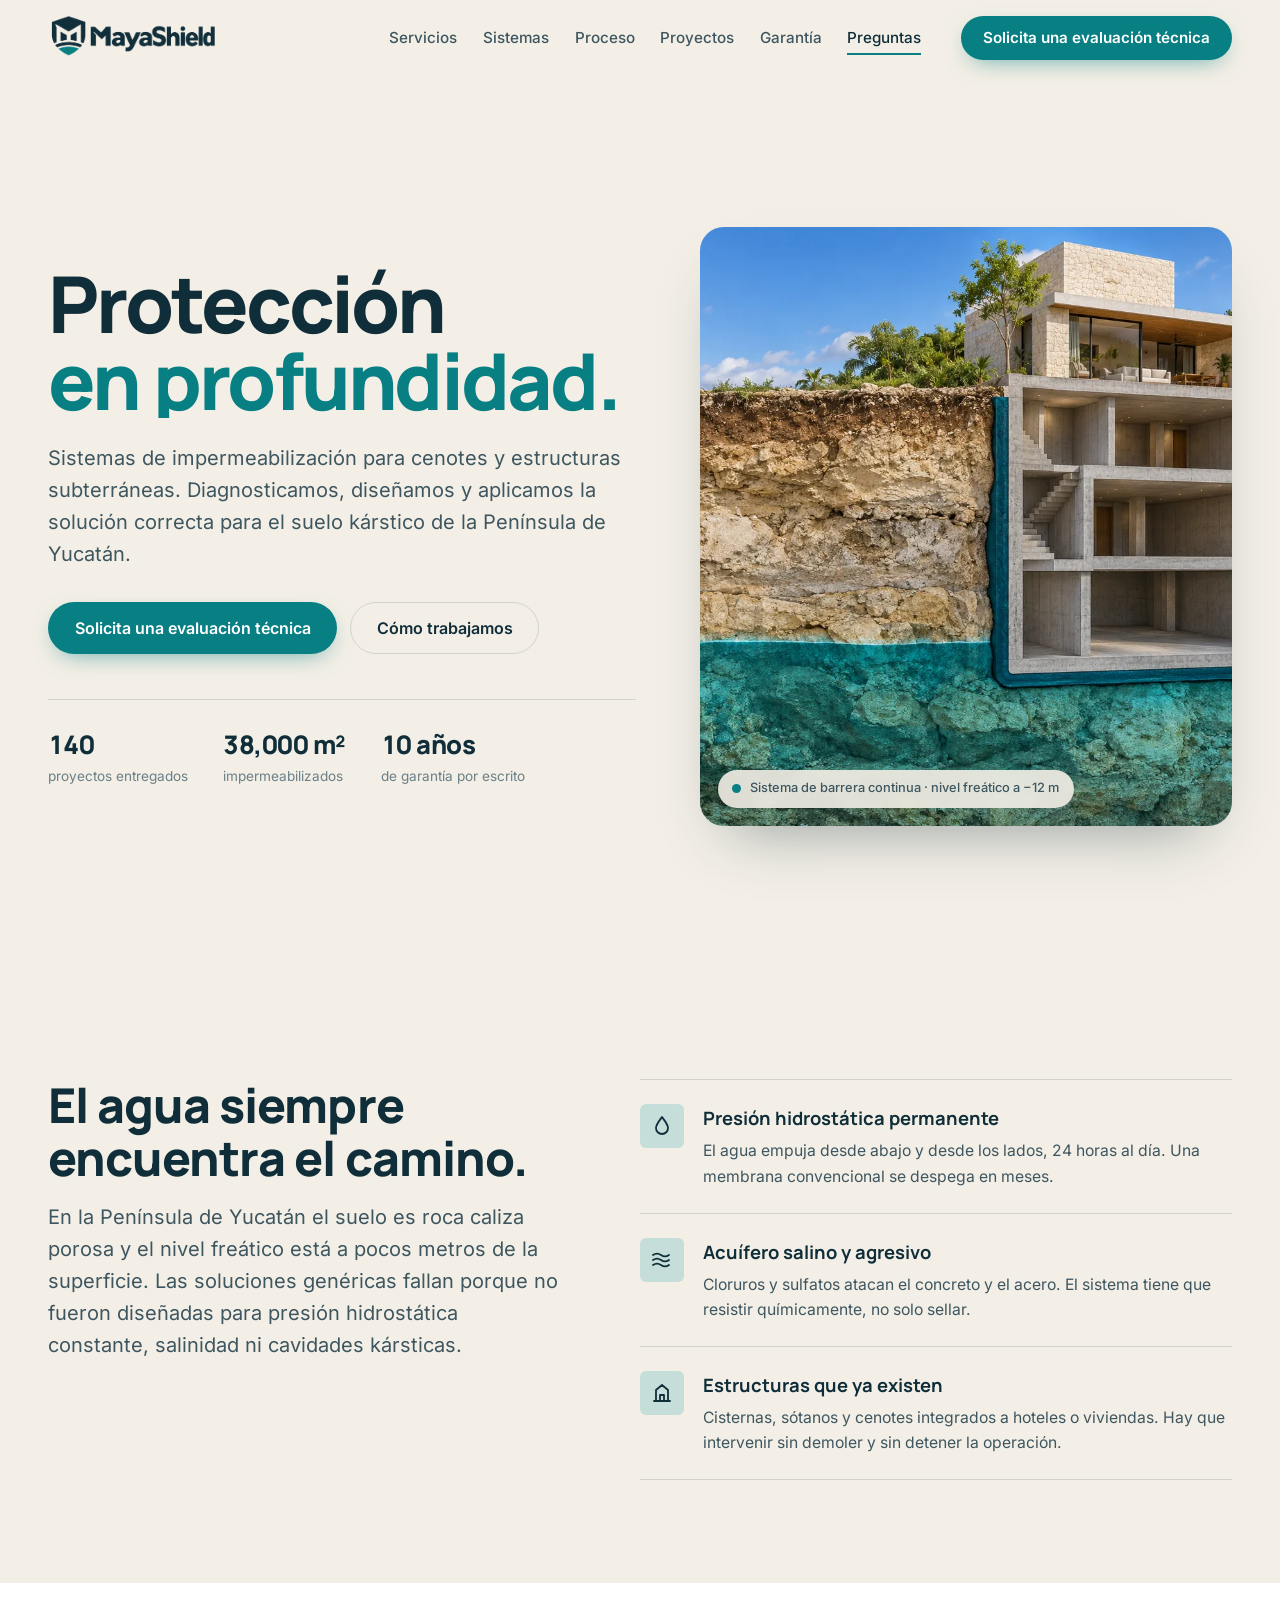
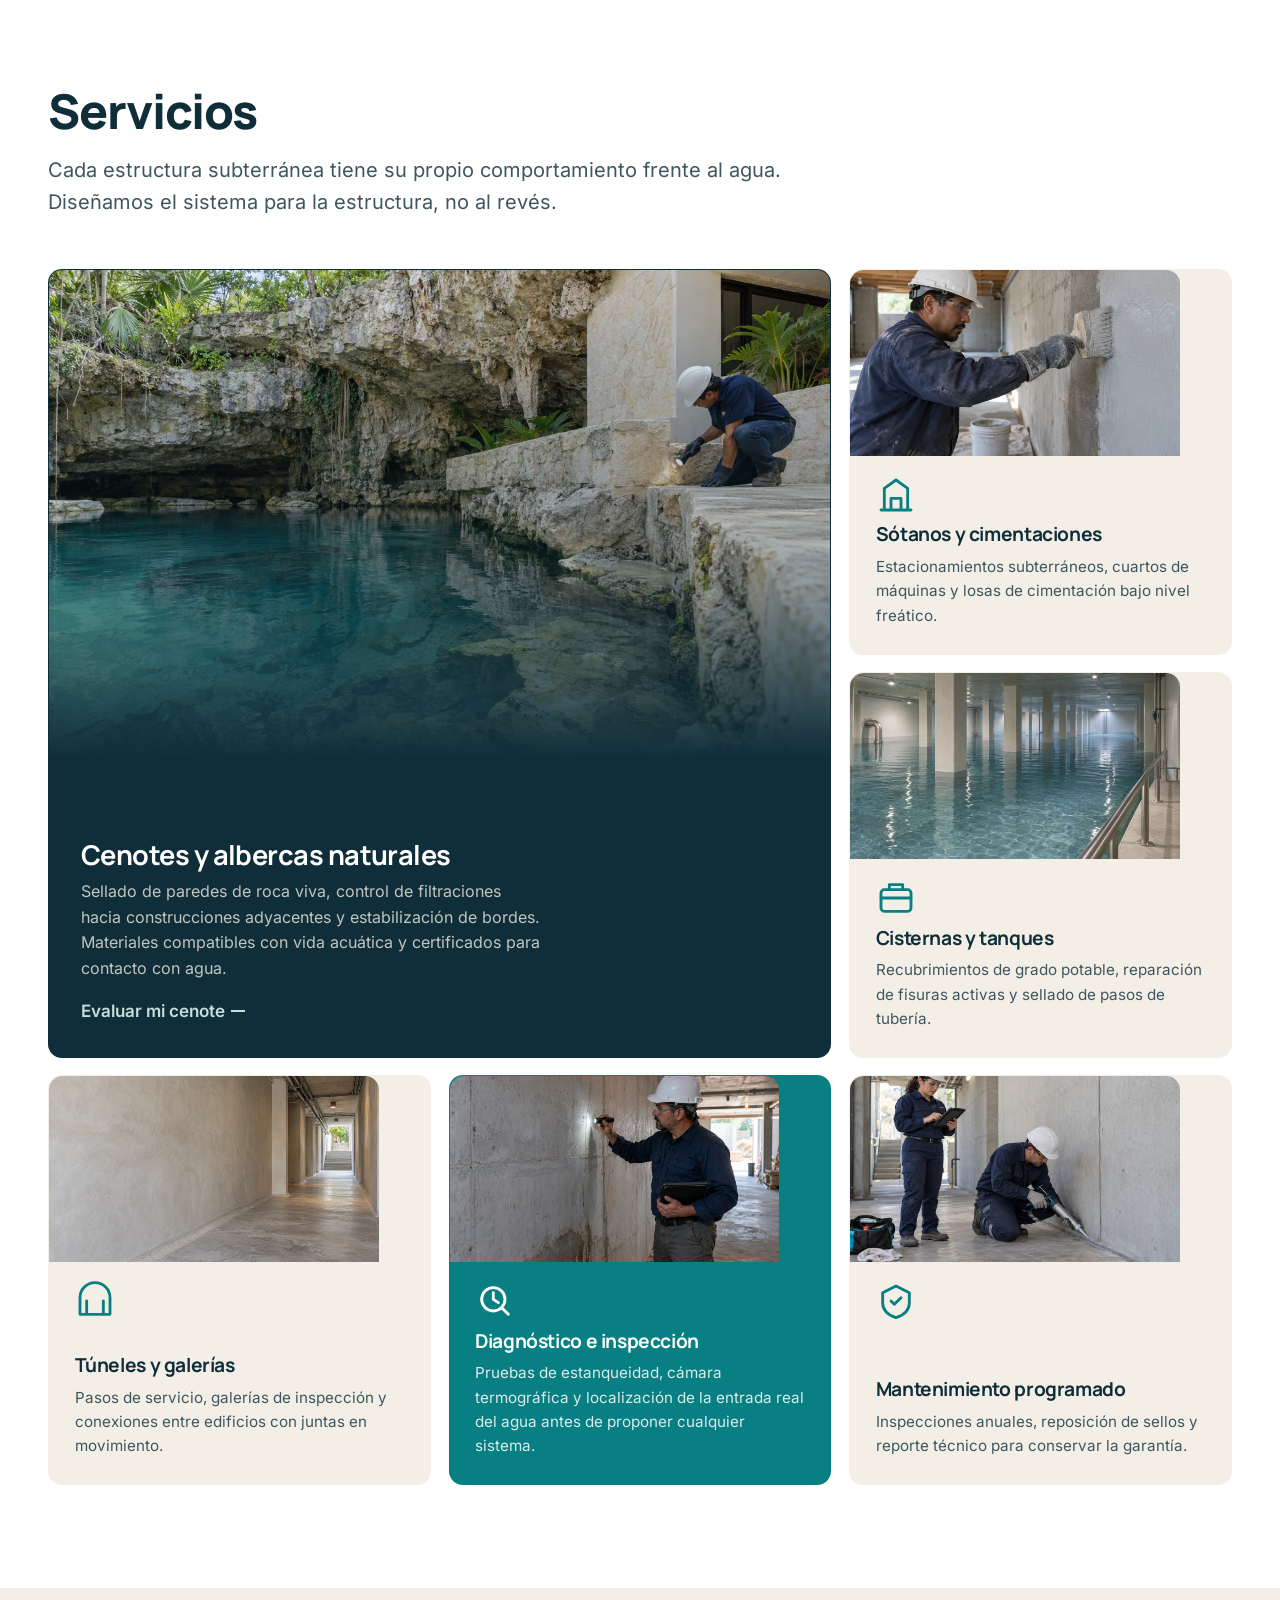
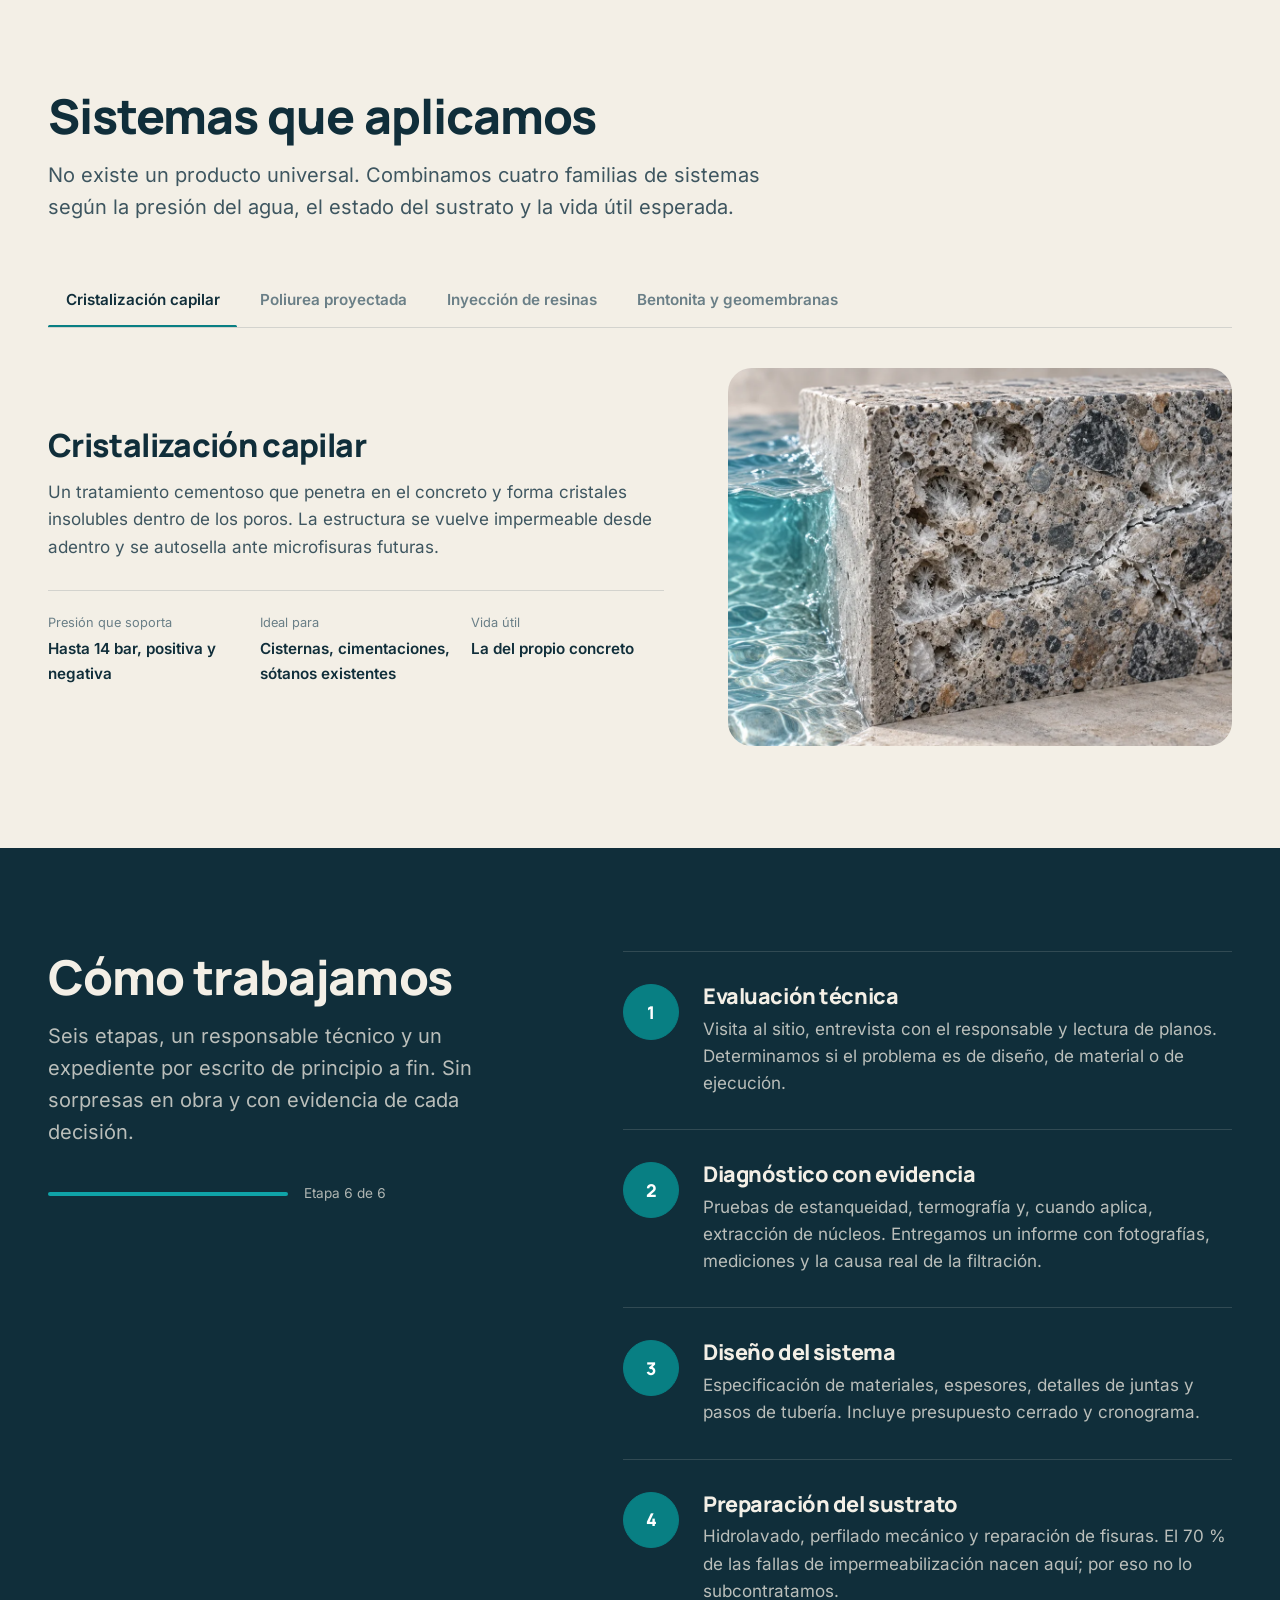
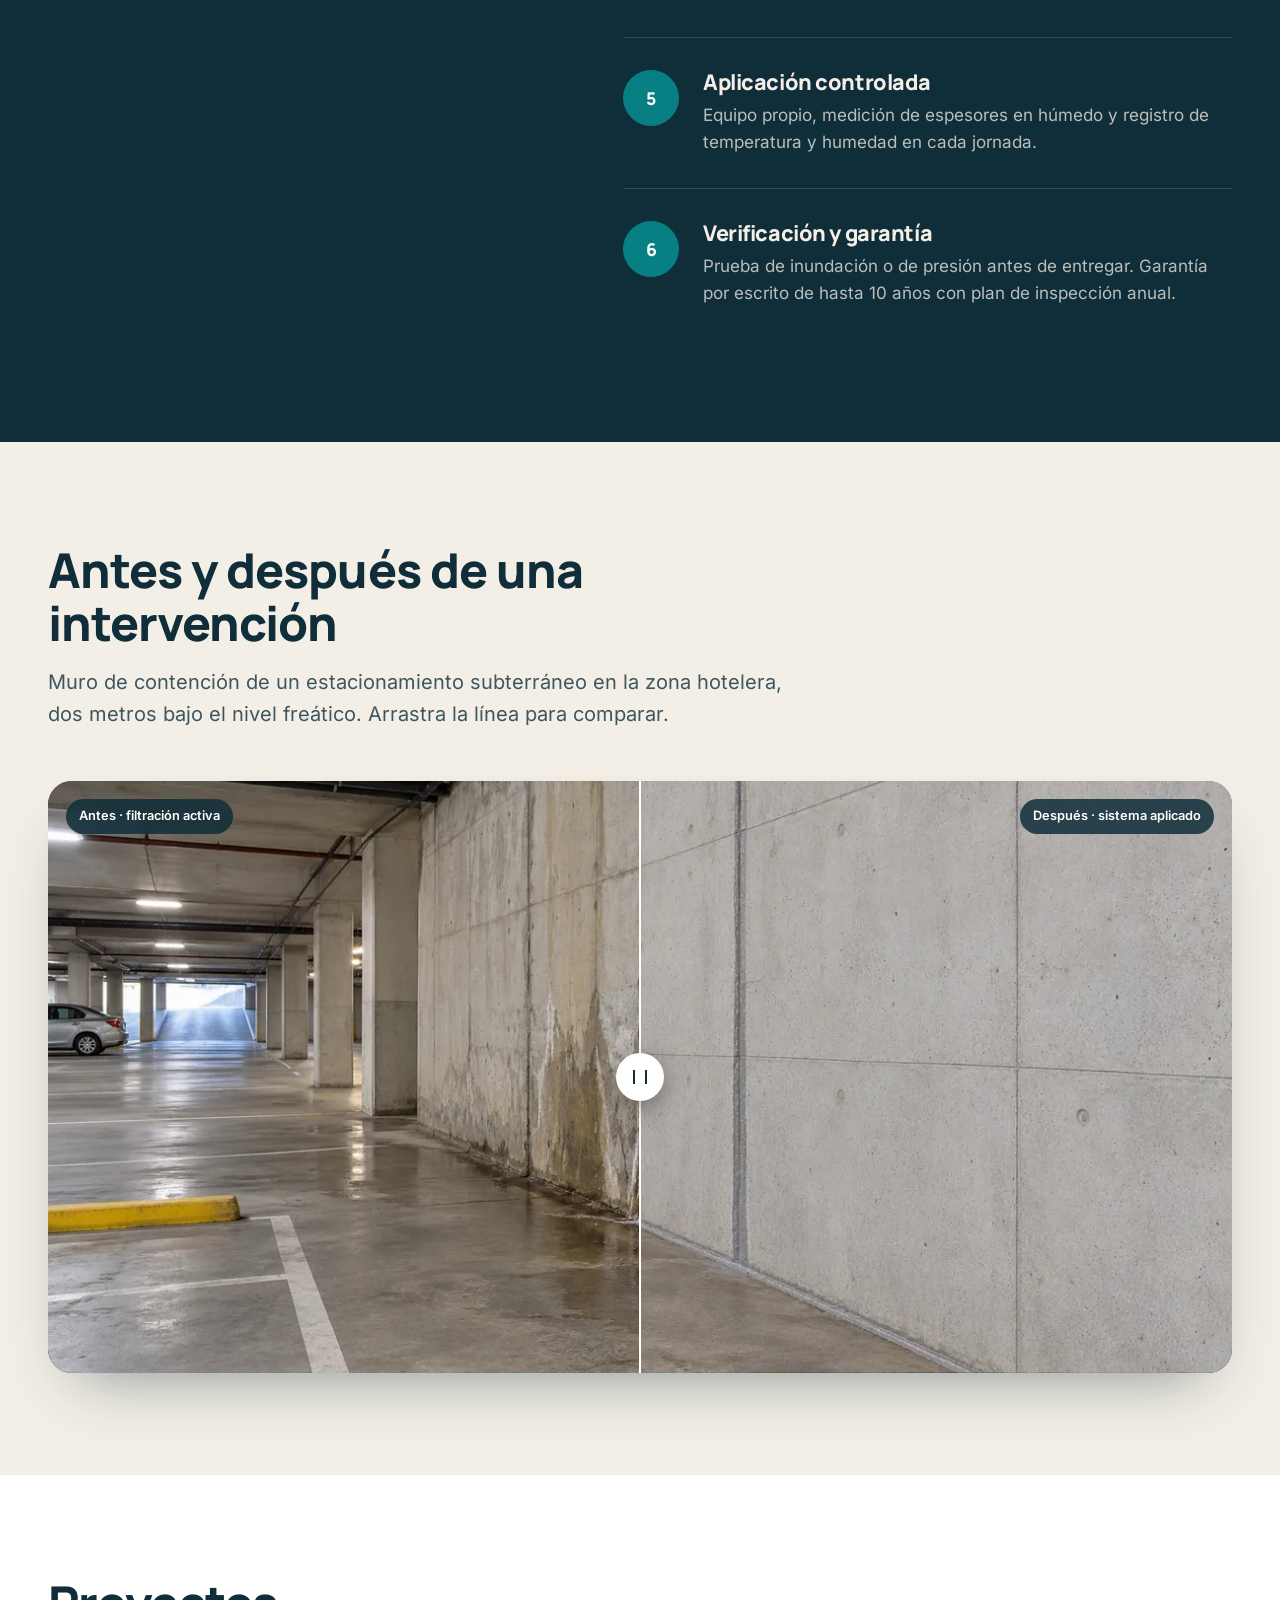
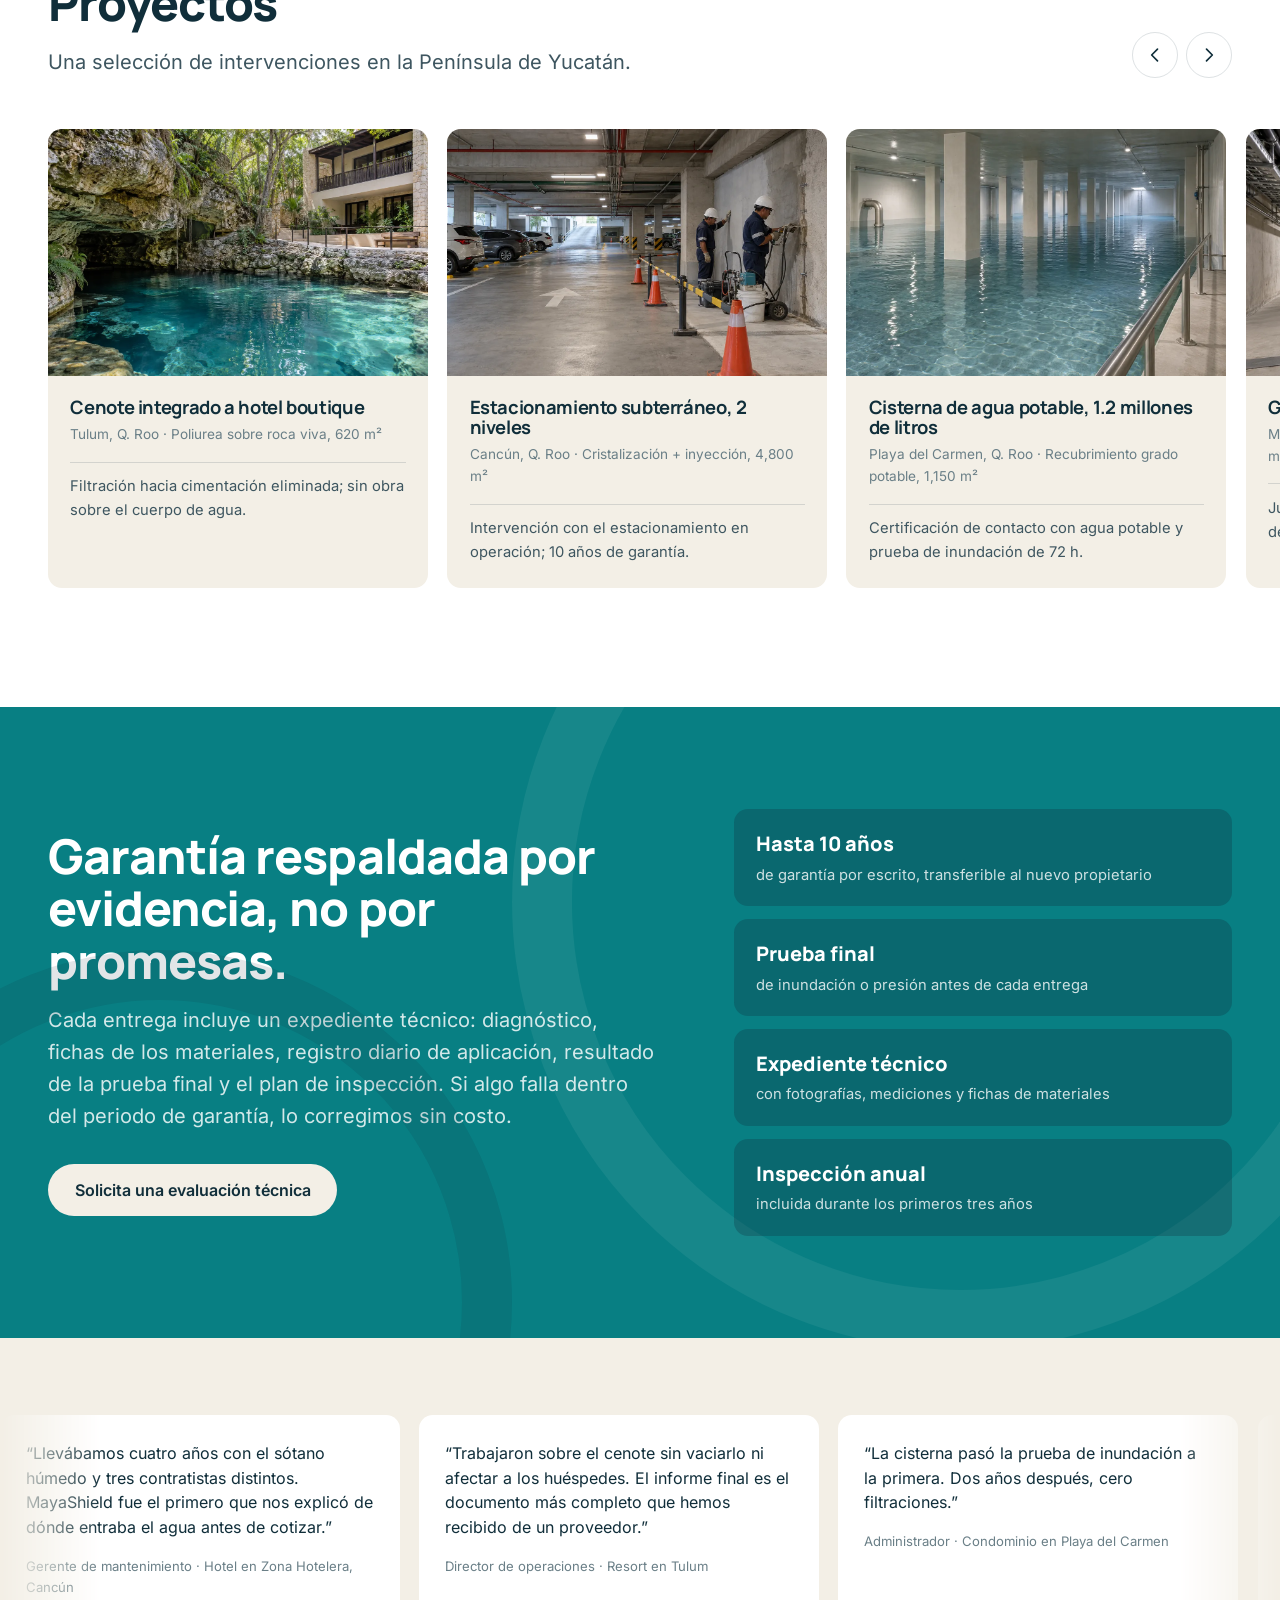
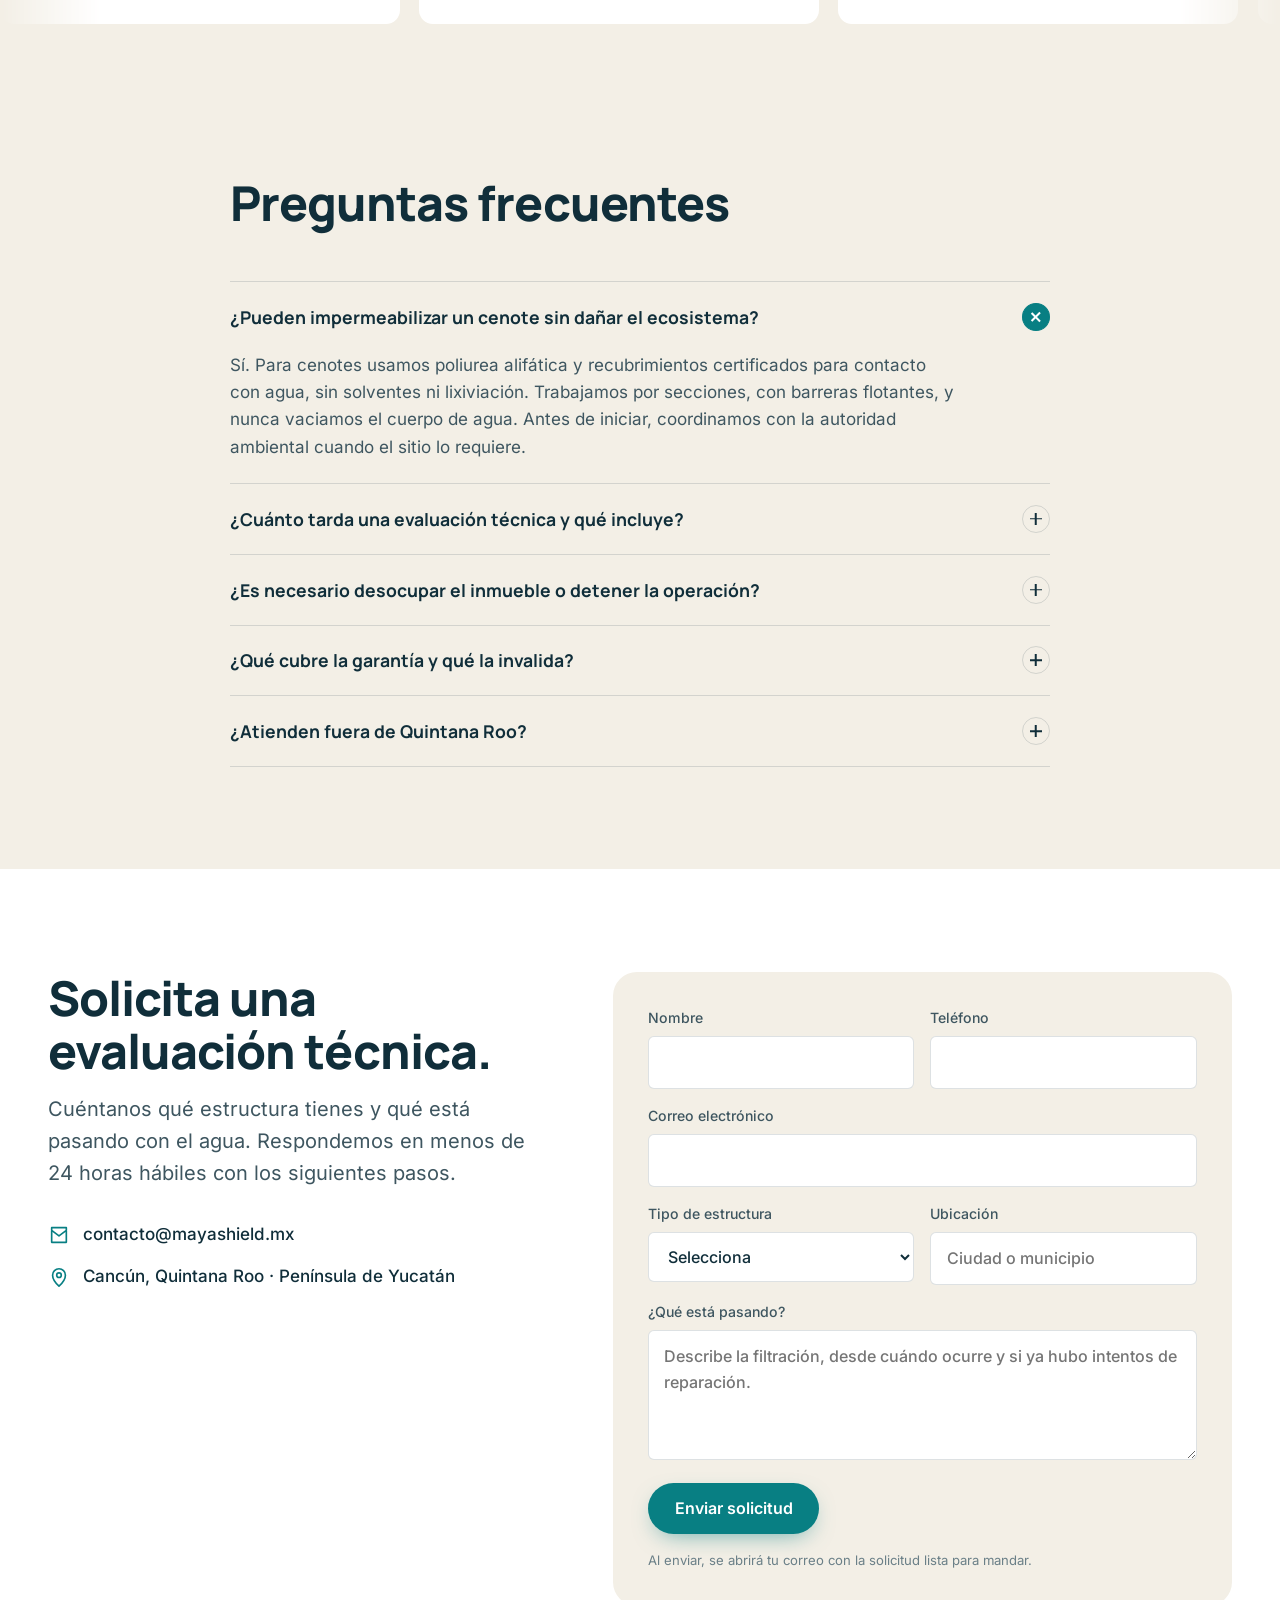
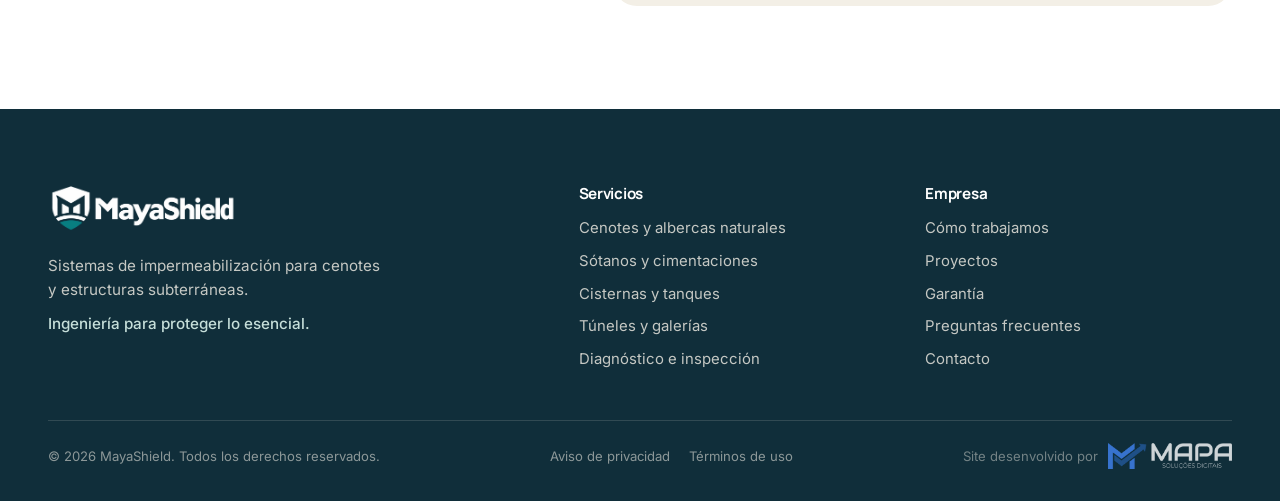
<file: index.html>
<!DOCTYPE html>
<html lang="es-MX">
<head>
  <meta charset="UTF-8">
  <meta name="viewport" content="width=device-width, initial-scale=1">
  <title>MayaShield | Impermeabilización de cenotes y estructuras subterráneas en Cancún</title>
  <meta name="description" content="Sistemas de impermeabilización para cenotes y estructuras subterráneas en la Península de Yucatán. Diagnóstico, diseño y aplicación con garantía técnica. Solicita una evaluación técnica.">
  <meta name="theme-color" content="#102E3A">
  <link rel="icon" type="image/png" sizes="64x64" href="assets/img/favicon-64.png">
  <link rel="apple-touch-icon" href="assets/img/apple-touch-icon.png">
  <meta property="og:type" content="website">
  <meta property="og:title" content="MayaShield | Protección en profundidad">
  <meta property="og:description" content="Sistemas de impermeabilización para cenotes y estructuras subterráneas. Ingeniería para proteger lo esencial.">
  <meta property="og:image" content="assets/img/og-mayashield.jpg">
  <meta property="og:locale" content="es_MX">
  <link rel="preload" href="assets/fonts/manrope-latin-wght-normal.woff2" as="font" type="font/woff2" crossorigin>
  <link rel="preload" href="assets/fonts/inter-latin-wght-normal.woff2" as="font" type="font/woff2" crossorigin>
  <link rel="stylesheet" href="assets/css/style.css">
  <script type="application/ld+json">
  {
    "@context": "https://schema.org",
    "@type": "LocalBusiness",
    "name": "MayaShield",
    "slogan": "Protección en profundidad.",
    "description": "Sistemas de impermeabilización para cenotes y estructuras subterráneas.",
    "address": { "@type": "PostalAddress", "addressLocality": "Cancún", "addressRegion": "Quintana Roo", "addressCountry": "MX" },
    "areaServed": "Península de Yucatán",
    "email": "contacto@mayashield.mx"
  }
  </script>
</head>
<body>

<a class="skip" href="#servicios">Ir al contenido</a>

<header class="nav" id="nav">
  <div class="nav-in">
    <a class="brand" href="#inicio" aria-label="MayaShield, inicio">
      <img src="assets/img/logo-mayashield.png" alt="MayaShield" width="168" height="44">
    </a>
    <nav class="nav-links" aria-label="Secciones">
      <a href="#servicios">Servicios</a>
      <a href="#sistemas">Sistemas</a>
      <a href="#proceso">Proceso</a>
      <a href="#proyectos">Proyectos</a>
      <a href="#garantia">Garantía</a>
      <a href="#faq">Preguntas</a>
    </nav>
    <a class="btn btn-primary nav-cta" href="#contacto">Solicita una evaluación técnica</a>
    <button class="nav-burger" id="burger" aria-label="Abrir menú" aria-expanded="false" aria-controls="mobileMenu">
      <span></span><span></span>
    </button>
  </div>
  <div class="mobile-menu" id="mobileMenu">
    <a href="#servicios">Servicios</a>
    <a href="#sistemas">Sistemas</a>
    <a href="#proceso">Proceso</a>
    <a href="#proyectos">Proyectos</a>
    <a href="#garantia">Garantía</a>
    <a href="#faq">Preguntas</a>
    <a class="btn btn-primary" href="#contacto">Solicita una evaluación técnica</a>
  </div>
</header>

<!-- Depth gauge: fixed, fills with scroll -->
<aside class="gauge" id="gauge" aria-hidden="true">
  <div class="gauge-track"><div class="gauge-fill" id="gaugeFill"></div></div>
  <div class="gauge-label"><span id="gaugeDepth">0</span> m</div>
</aside>

<main>

<!-- ============ HERO ============ -->
<section class="hero" id="inicio">
  <div class="hero-in">
    <div class="hero-copy">
      <h1 class="hero-title">
        <span class="line"><span>Protección</span></span>
        <span class="line"><span>en profundidad.</span></span>
      </h1>
      <p class="hero-lead">Sistemas de impermeabilización para cenotes y estructuras subterráneas. Diagnosticamos, diseñamos y aplicamos la solución correcta para el suelo kárstico de la Península de Yucatán.</p>
      <div class="hero-actions">
        <a class="btn btn-primary btn-lg" href="#contacto">Solicita una evaluación técnica</a>
        <a class="btn btn-ghost btn-lg" href="#proceso">Cómo trabajamos</a>
      </div>
      <ul class="hero-proof">
        <li><strong data-count="140">0</strong><span>proyectos entregados</span></li>
        <li><strong data-count="38000" data-suffix=" m²">0</strong><span>impermeabilizados</span></li>
        <li><strong data-count="10" data-suffix=" años">0</strong><span>de garantía por escrito</span></li>
      </ul>
    </div>

    <!-- Geological cross-section -->
    <div class="strata" aria-hidden="true">
      <img src="assets/img/fotos/corte-geologico.webp" alt="" width="1400" height="933" fetchpriority="high">
      <div class="strata-note">
        <span class="dot"></span>
        <span>Sistema de barrera continua · nivel freático a −12 m</span>
      </div>
    </div>
  </div>
</section>

<!-- ============ PROBLEMA ============ -->
<section class="problem">
  <div class="wrap">
    <div class="problem-grid">
      <div>
        <h2 class="h2">El agua siempre encuentra el camino.</h2>
        <p class="lead">En la Península de Yucatán el suelo es roca caliza porosa y el nivel freático está a pocos metros de la superficie. Las soluciones genéricas fallan porque no fueron diseñadas para presión hidrostática constante, salinidad ni cavidades kársticas.</p>
      </div>
      <ul class="problem-list">
        <li>
          <svg viewBox="0 0 24 24"><path d="M12 3c-3 4-6 7.5-6 11a6 6 0 0 0 12 0c0-3.5-3-7-6-11z"/></svg>
          <div><strong>Presión hidrostática permanente</strong><p>El agua empuja desde abajo y desde los lados, 24 horas al día. Una membrana convencional se despega en meses.</p></div>
        </li>
        <li>
          <svg viewBox="0 0 24 24"><path d="M3 17c3-2 5-2 8 0s5 2 8 0M3 12c3-2 5-2 8 0s5 2 8 0M3 7c3-2 5-2 8 0s5 2 8 0"/></svg>
          <div><strong>Acuífero salino y agresivo</strong><p>Cloruros y sulfatos atacan el concreto y el acero. El sistema tiene que resistir químicamente, no solo sellar.</p></div>
        </li>
        <li>
          <svg viewBox="0 0 24 24"><path d="M4 20h16M6 20V9l6-5 6 5v11M10 20v-6h4v6"/></svg>
          <div><strong>Estructuras que ya existen</strong><p>Cisternas, sótanos y cenotes integrados a hoteles o viviendas. Hay que intervenir sin demoler y sin detener la operación.</p></div>
        </li>
      </ul>
    </div>
  </div>
</section>

<!-- ============ SERVICIOS ============ -->
<section class="services" id="servicios">
  <div class="wrap">
    <div class="sec-head">
      <h2 class="h2">Servicios</h2>
      <p class="lead">Cada estructura subterránea tiene su propio comportamiento frente al agua. Diseñamos el sistema para la estructura, no al revés.</p>
    </div>
    <div class="bento">
      <article class="card card-feature">
        <div class="card-art" aria-hidden="true"><img src="assets/img/fotos/evaluacion-cenote.webp" alt="" loading="lazy"></div>
        <h3>Cenotes y albercas naturales</h3>
        <p>Sellado de paredes de roca viva, control de filtraciones hacia construcciones adyacentes y estabilización de bordes. Materiales compatibles con vida acuática y certificados para contacto con agua.</p>
        <a href="#contacto" class="card-link">Evaluar mi cenote</a>
      </article>
      <article class="card">
        <img class="card-img" src="assets/img/fotos/aplicacion-cementosa.webp" alt="" loading="lazy">
        <svg class="ico" viewBox="0 0 24 24"><path d="M3 21h18M5 21V8l7-5 7 5v13M9 21v-7h6v7"/></svg>
        <h3>Sótanos y cimentaciones</h3>
        <p>Estacionamientos subterráneos, cuartos de máquinas y losas de cimentación bajo nivel freático.</p>
      </article>
      <article class="card">
        <img class="card-img" src="assets/img/fotos/cisterna.webp" alt="" loading="lazy">
        <svg class="ico" viewBox="0 0 24 24"><rect x="3" y="7" width="18" height="13" rx="2"/><path d="M3 12h18M8 7V4h8v3"/></svg>
        <h3>Cisternas y tanques</h3>
        <p>Recubrimientos de grado potable, reparación de fisuras activas y sellado de pasos de tubería.</p>
      </article>
      <article class="card">
        <img class="card-img" src="assets/img/fotos/corredor-terminado.webp" alt="" loading="lazy">
        <svg class="ico" viewBox="0 0 24 24"><path d="M3 20V10a9 9 0 0 1 18 0v10M7 20v-8M17 20v-8M3 20h18"/></svg>
        <h3>Túneles y galerías</h3>
        <p>Pasos de servicio, galerías de inspección y conexiones entre edificios con juntas en movimiento.</p>
      </article>
      <article class="card card-dark">
        <img class="card-img" src="assets/img/fotos/diagnostico-fisura.webp" alt="" loading="lazy">
        <svg class="ico" viewBox="0 0 24 24"><circle cx="11" cy="11" r="7"/><path d="M20 20l-4-4M11 7v4l3 2"/></svg>
        <h3>Diagnóstico e inspección</h3>
        <p>Pruebas de estanqueidad, cámara termográfica y localización de la entrada real del agua antes de proponer cualquier sistema.</p>
      </article>
      <article class="card">
        <img class="card-img" src="assets/img/fotos/sellado-juntas.webp" alt="" loading="lazy">
        <svg class="ico" viewBox="0 0 24 24"><path d="M12 3l8 4v6c0 5-3.5 7.5-8 9-4.5-1.5-8-4-8-9V7z"/><path d="M9 12l2 2 4-4"/></svg>
        <h3>Mantenimiento programado</h3>
        <p>Inspecciones anuales, reposición de sellos y reporte técnico para conservar la garantía.</p>
      </article>
    </div>
  </div>
</section>

<!-- ============ SISTEMAS ============ -->
<section class="systems" id="sistemas">
  <div class="wrap">
    <div class="sec-head">
      <h2 class="h2">Sistemas que aplicamos</h2>
      <p class="lead">No existe un producto universal. Combinamos cuatro familias de sistemas según la presión del agua, el estado del sustrato y la vida útil esperada.</p>
    </div>

    <div class="tabs" id="tabs">
      <div class="tab-list" role="tablist" aria-label="Sistemas de impermeabilización">
        <button role="tab" aria-selected="true" aria-controls="tab-1" id="tabbtn-1">Cristalización capilar</button>
        <button role="tab" aria-selected="false" aria-controls="tab-2" id="tabbtn-2" tabindex="-1">Poliurea proyectada</button>
        <button role="tab" aria-selected="false" aria-controls="tab-3" id="tabbtn-3" tabindex="-1">Inyección de resinas</button>
        <button role="tab" aria-selected="false" aria-controls="tab-4" id="tabbtn-4" tabindex="-1">Bentonita y geomembranas</button>
        <span class="tab-ind" id="tabInd"></span>
      </div>

      <div class="tab-panels">
        <div class="tab-panel is-active" role="tabpanel" id="tab-1" aria-labelledby="tabbtn-1">
          <div class="tp-copy">
            <h3>Cristalización capilar</h3>
            <p>Un tratamiento cementoso que penetra en el concreto y forma cristales insolubles dentro de los poros. La estructura se vuelve impermeable desde adentro y se autosella ante microfisuras futuras.</p>
            <dl class="spec">
              <div><dt>Presión que soporta</dt><dd>Hasta 14 bar, positiva y negativa</dd></div>
              <div><dt>Ideal para</dt><dd>Cisternas, cimentaciones, sótanos existentes</dd></div>
              <div><dt>Vida útil</dt><dd>La del propio concreto</dd></div>
            </dl>
          </div>
          <div class="tp-art tp-art-photo"><img src="assets/img/fotos/cristalizacion.webp" alt="" loading="lazy"></div>
        </div>
        <div class="tab-panel" role="tabpanel" id="tab-2" aria-labelledby="tabbtn-2" hidden>
          <div class="tp-copy">
            <h3>Poliurea proyectada</h3>
            <p>Membrana elastomérica aplicada en caliente que cura en segundos y forma una piel continua sin juntas. Soporta movimiento estructural y abrasión; es nuestra elección para paredes de cenote y albercas naturales.</p>
            <dl class="spec">
              <div><dt>Elongación</dt><dd>Mayor a 350 % sin fisurar</dd></div>
              <div><dt>Ideal para</dt><dd>Cenotes, bordes de roca, superficies irregulares</dd></div>
              <div><dt>Puesta en servicio</dt><dd>24 horas después de aplicar</dd></div>
            </dl>
          </div>
          <div class="tp-art tp-art-photo"><img src="assets/img/fotos/poliurea.webp" alt="" loading="lazy"></div>
        </div>
        <div class="tab-panel" role="tabpanel" id="tab-3" aria-labelledby="tabbtn-3" hidden>
          <div class="tp-copy">
            <h3>Inyección de resinas</h3>
            <p>Resinas de poliuretano o acrílicas inyectadas a presión en fisuras y juntas activas. Reaccionan con el agua y la expulsan: detienen filtraciones en curso sin excavar ni vaciar la estructura.</p>
            <dl class="spec">
              <div><dt>Tiempo de reacción</dt><dd>De 20 segundos a 3 minutos, ajustable</dd></div>
              <div><dt>Ideal para</dt><dd>Fisuras activas, juntas frías, pasos de tubería</dd></div>
              <div><dt>Intervención</dt><dd>Desde el interior, sin obra civil</dd></div>
            </dl>
          </div>
          <div class="tp-art tp-art-photo"><img src="assets/img/fotos/inyeccion-resinas.webp" alt="" loading="lazy"></div>
        </div>
        <div class="tab-panel" role="tabpanel" id="tab-4" aria-labelledby="tabbtn-4" hidden>
          <div class="tp-copy">
            <h3>Bentonita y geomembranas</h3>
            <p>Barreras pasivas para obra nueva: la bentonita sódica se hincha en contacto con el agua y sella por sí misma; la geomembrana de HDPE forma la línea de defensa exterior bajo losa y muros de contención.</p>
            <dl class="spec">
              <div><dt>Aplicación</dt><dd>Antes del colado, en obra nueva</dd></div>
              <div><dt>Ideal para</dt><dd>Cimentaciones profundas, muros Milán, tanques enterrados</dd></div>
              <div><dt>Ventaja</dt><dd>Se autorrepara ante punzonamientos menores</dd></div>
            </dl>
          </div>
          <div class="tp-art tp-art-photo"><img src="assets/img/fotos/bentonita-geomembrana.webp" alt="" loading="lazy"></div>
        </div>
      </div>
    </div>
  </div>
</section>

<!-- ============ PROCESO ============ -->
<section class="process" id="proceso">
  <div class="wrap">
    <div class="process-grid">
      <div class="process-sticky">
        <h2 class="h2">Cómo trabajamos</h2>
        <p class="lead">Seis etapas, un responsable técnico y un expediente por escrito de principio a fin. Sin sorpresas en obra y con evidencia de cada decisión.</p>
        <div class="process-meter" aria-hidden="true">
          <div class="pm-bar"><span id="pmFill"></span></div>
          <div class="pm-txt">Etapa <span id="pmNum">1</span> de 6</div>
        </div>
      </div>
      <ol class="steps" id="steps">
        <li class="step">
          <span class="step-n">1</span>
          <div><h3>Evaluación técnica</h3><p>Visita al sitio, entrevista con el responsable y lectura de planos. Determinamos si el problema es de diseño, de material o de ejecución.</p></div>
        </li>
        <li class="step">
          <span class="step-n">2</span>
          <div><h3>Diagnóstico con evidencia</h3><p>Pruebas de estanqueidad, termografía y, cuando aplica, extracción de núcleos. Entregamos un informe con fotografías, mediciones y la causa real de la filtración.</p></div>
        </li>
        <li class="step">
          <span class="step-n">3</span>
          <div><h3>Diseño del sistema</h3><p>Especificación de materiales, espesores, detalles de juntas y pasos de tubería. Incluye presupuesto cerrado y cronograma.</p></div>
        </li>
        <li class="step">
          <span class="step-n">4</span>
          <div><h3>Preparación del sustrato</h3><p>Hidrolavado, perfilado mecánico y reparación de fisuras. El 70 % de las fallas de impermeabilización nacen aquí; por eso no lo subcontratamos.</p></div>
        </li>
        <li class="step">
          <span class="step-n">5</span>
          <div><h3>Aplicación controlada</h3><p>Equipo propio, medición de espesores en húmedo y registro de temperatura y humedad en cada jornada.</p></div>
        </li>
        <li class="step">
          <span class="step-n">6</span>
          <div><h3>Verificación y garantía</h3><p>Prueba de inundación o de presión antes de entregar. Garantía por escrito de hasta 10 años con plan de inspección anual.</p></div>
        </li>
      </ol>
    </div>
  </div>
</section>

<!-- ============ ANTES / DESPUÉS ============ -->
<section class="compare-sec">
  <div class="wrap">
    <div class="sec-head">
      <h2 class="h2">Antes y después de una intervención</h2>
      <p class="lead">Muro de contención de un estacionamiento subterráneo en la zona hotelera, dos metros bajo el nivel freático. Arrastra la línea para comparar.</p>
    </div>
    <div class="compare" id="compare">
      <div class="cmp-side cmp-before" aria-hidden="true">
        <img src="assets/img/fotos/antes-filtracion.webp" alt="" loading="lazy">
        <span class="cmp-tag">Antes · filtración activa</span>
      </div>
      <div class="cmp-side cmp-after" id="cmpAfter" aria-hidden="true">
        <img src="assets/img/fotos/despues-sistema.webp" alt="" loading="lazy">
        <span class="cmp-tag">Después · sistema aplicado</span>
      </div>
      <div class="cmp-handle" id="cmpHandle" role="slider" aria-label="Comparar antes y después" aria-valuemin="0" aria-valuemax="100" aria-valuenow="50" tabindex="0">
        <span></span>
      </div>
    </div>
  </div>
</section>

<!-- ============ PROYECTOS ============ -->
<section class="projects" id="proyectos">
  <div class="wrap">
    <div class="sec-head sec-head-row">
      <div>
        <h2 class="h2">Proyectos</h2>
        <p class="lead">Una selección de intervenciones en la Península de Yucatán.</p>
      </div>
      <div class="scroller-nav">
        <button id="prevP" aria-label="Anterior"><svg viewBox="0 0 24 24"><path d="M15 5l-7 7 7 7"/></svg></button>
        <button id="nextP" aria-label="Siguiente"><svg viewBox="0 0 24 24"><path d="M9 5l7 7-7 7"/></svg></button>
      </div>
    </div>
  </div>
  <div class="scroller" id="scroller">
    <article class="proj">
      <div class="proj-img"><img src="assets/img/fotos/cenote-hotel.webp" alt="" loading="lazy"></div>
      <div class="proj-body">
        <h3>Cenote integrado a hotel boutique</h3>
        <p>Tulum, Q. Roo · Poliurea sobre roca viva, 620 m²</p>
        <span class="proj-res">Filtración hacia cimentación eliminada; sin obra sobre el cuerpo de agua.</span>
      </div>
    </article>
    <article class="proj">
      <div class="proj-img"><img src="assets/img/fotos/estacionamiento-inyeccion.webp" alt="" loading="lazy"></div>
      <div class="proj-body">
        <h3>Estacionamiento subterráneo, 2 niveles</h3>
        <p>Cancún, Q. Roo · Cristalización + inyección, 4,800 m²</p>
        <span class="proj-res">Intervención con el estacionamiento en operación; 10 años de garantía.</span>
      </div>
    </article>
    <article class="proj">
      <div class="proj-img"><img src="assets/img/fotos/cisterna.webp" alt="" loading="lazy"></div>
      <div class="proj-body">
        <h3>Cisterna de agua potable, 1.2 millones de litros</h3>
        <p>Playa del Carmen, Q. Roo · Recubrimiento grado potable, 1,150 m²</p>
        <span class="proj-res">Certificación de contacto con agua potable y prueba de inundación de 72 h.</span>
      </div>
    </article>
    <article class="proj">
      <div class="proj-img"><img src="assets/img/fotos/galeria-servicios.webp" alt="" loading="lazy"></div>
      <div class="proj-body">
        <h3>Galería de servicios entre torres</h3>
        <p>Mérida, Yuc. · Geomembrana + juntas elásticas, 310 m lineales</p>
        <span class="proj-res">Juntas de dilatación resueltas con movimiento de hasta 25 mm.</span>
      </div>
    </article>
    <article class="proj">
      <div class="proj-img"><img src="assets/img/fotos/alberca-natural.webp" alt="" loading="lazy"></div>
      <div class="proj-body">
        <h3>Alberca natural con borde infinito</h3>
        <p>Puerto Morelos, Q. Roo · Poliurea alifática, 410 m²</p>
        <span class="proj-res">Sin pérdida de agua medible en 30 días de monitoreo.</span>
      </div>
    </article>
  </div>
</section>

<!-- ============ GARANTÍA ============ -->
<section class="guarantee" id="garantia">
  <div class="wrap">
    <div class="g-grid">
      <div class="g-copy">
        <h2 class="h2">Garantía respaldada por evidencia, no por promesas.</h2>
        <p class="lead">Cada entrega incluye un expediente técnico: diagnóstico, fichas de los materiales, registro diario de aplicación, resultado de la prueba final y el plan de inspección. Si algo falla dentro del periodo de garantía, lo corregimos sin costo.</p>
        <a class="btn btn-light btn-lg" href="#contacto">Solicita una evaluación técnica</a>
      </div>
      <ul class="g-list">
        <li><strong>Hasta 10 años</strong><span>de garantía por escrito, transferible al nuevo propietario</span></li>
        <li><strong>Prueba final</strong><span>de inundación o presión antes de cada entrega</span></li>
        <li><strong>Expediente técnico</strong><span>con fotografías, mediciones y fichas de materiales</span></li>
        <li><strong>Inspección anual</strong><span>incluida durante los primeros tres años</span></li>
      </ul>
    </div>
  </div>
</section>

<!-- ============ TESTIMONIOS ============ -->
<section class="quotes">
  <div class="marquee" aria-label="Opiniones de clientes">
    <div class="marquee-track" id="marquee">
      <blockquote><p>“Llevábamos cuatro años con el sótano húmedo y tres contratistas distintos. MayaShield fue el primero que nos explicó de dónde entraba el agua antes de cotizar.”</p><footer>Gerente de mantenimiento · Hotel en Zona Hotelera, Cancún</footer></blockquote>
      <blockquote><p>“Trabajaron sobre el cenote sin vaciarlo ni afectar a los huéspedes. El informe final es el documento más completo que hemos recibido de un proveedor.”</p><footer>Director de operaciones · Resort en Tulum</footer></blockquote>
      <blockquote><p>“La cisterna pasó la prueba de inundación a la primera. Dos años después, cero filtraciones.”</p><footer>Administrador · Condominio en Playa del Carmen</footer></blockquote>
      <blockquote><p>“Precio cerrado, fecha cumplida y garantía por escrito. Es lo que uno espera y casi nunca recibe.”</p><footer>Arquitecto · Despacho en Mérida</footer></blockquote>
    </div>
  </div>
</section>

<!-- ============ FAQ ============ -->
<section class="faq" id="faq">
  <div class="wrap wrap-narrow">
    <div class="sec-head">
      <h2 class="h2">Preguntas frecuentes</h2>
    </div>
    <div class="acc" id="acc">
      <details name="faq" open>
        <summary>¿Pueden impermeabilizar un cenote sin dañar el ecosistema?<span class="acc-ico"></span></summary>
        <div class="acc-body"><p>Sí. Para cenotes usamos poliurea alifática y recubrimientos certificados para contacto con agua, sin solventes ni lixiviación. Trabajamos por secciones, con barreras flotantes, y nunca vaciamos el cuerpo de agua. Antes de iniciar, coordinamos con la autoridad ambiental cuando el sitio lo requiere.</p></div>
      </details>
      <details name="faq">
        <summary>¿Cuánto tarda una evaluación técnica y qué incluye?<span class="acc-ico"></span></summary>
        <div class="acc-body"><p>La visita dura entre dos y cuatro horas. En cinco días hábiles entregamos un informe con la causa probable de la filtración, el sistema recomendado y un presupuesto cerrado. La evaluación no tiene costo dentro de Cancún, Playa del Carmen y Tulum.</p></div>
      </details>
      <details name="faq">
        <summary>¿Es necesario desocupar el inmueble o detener la operación?<span class="acc-ico"></span></summary>
        <div class="acc-body"><p>En la mayoría de los casos no. La inyección de resinas y la cristalización se aplican desde el interior y por zonas. Planificamos el trabajo por turnos para que un estacionamiento, un hotel o una cisterna sigan funcionando.</p></div>
      </details>
      <details name="faq">
        <summary>¿Qué cubre la garantía y qué la invalida?<span class="acc-ico"></span></summary>
        <div class="acc-body"><p>Cubre la estanqueidad del sistema aplicado durante el periodo acordado, con reparación sin costo. La invalidan perforaciones posteriores sin aviso, modificaciones estructurales no reportadas o la omisión de las inspecciones anuales del plan de mantenimiento.</p></div>
      </details>
      <details name="faq">
        <summary>¿Atienden fuera de Quintana Roo?<span class="acc-ico"></span></summary>
        <div class="acc-body"><p>Sí. Cubrimos toda la Península de Yucatán: Quintana Roo, Yucatán y Campeche. Para proyectos fuera de la región evaluamos caso por caso.</p></div>
      </details>
    </div>
  </div>
</section>

<!-- ============ CONTACTO ============ -->
<section class="contact" id="contacto">
  <div class="wrap">
    <div class="c-grid">
      <div class="c-copy">
        <h2 class="h2">Solicita una evaluación técnica.</h2>
        <p class="lead">Cuéntanos qué estructura tienes y qué está pasando con el agua. Respondemos en menos de 24 horas hábiles con los siguientes pasos.</p>
        <ul class="c-info">
          <li><svg viewBox="0 0 24 24"><path d="M4 4h16v16H4zM4 7l8 6 8-6"/></svg><a href="mailto:contacto@mayashield.mx">contacto@mayashield.mx</a></li>
          <li><svg viewBox="0 0 24 24"><path d="M12 22s7-6.5 7-12a7 7 0 1 0-14 0c0 5.5 7 12 7 12z"/><circle cx="12" cy="10" r="2.5"/></svg><span>Cancún, Quintana Roo · Península de Yucatán</span></li>
        </ul>
      </div>
      <form class="c-form" id="form" novalidate>
        <div class="f-row">
          <label>Nombre<input type="text" name="nombre" required autocomplete="name"></label>
          <label>Teléfono<input type="tel" name="telefono" required autocomplete="tel"></label>
        </div>
        <label>Correo electrónico<input type="email" name="correo" required autocomplete="email"></label>
        <div class="f-row">
          <label>Tipo de estructura
            <select name="estructura" required>
              <option value="">Selecciona</option>
              <option>Cenote o alberca natural</option>
              <option>Sótano o cimentación</option>
              <option>Cisterna o tanque</option>
              <option>Túnel o galería</option>
              <option>Otra</option>
            </select>
          </label>
          <label>Ubicación<input type="text" name="ubicacion" placeholder="Ciudad o municipio"></label>
        </div>
        <label>¿Qué está pasando?<textarea name="mensaje" rows="4" placeholder="Describe la filtración, desde cuándo ocurre y si ya hubo intentos de reparación."></textarea></label>
        <button type="submit" class="btn btn-primary btn-lg">Enviar solicitud</button>
        <p class="f-note" id="formNote">Al enviar, se abrirá tu correo con la solicitud lista para mandar.</p>
      </form>
    </div>
  </div>
</section>

</main>

<footer class="footer">
  <div class="wrap">
    <div class="ft-grid">
      <div class="ft-brand">
        <img src="assets/img/logo-mayashield-white.png" alt="MayaShield" width="190" height="49">
        <p>Sistemas de impermeabilización para cenotes y estructuras subterráneas.</p>
        <p class="ft-sign">Ingeniería para proteger lo esencial.</p>
      </div>
      <div class="ft-col">
        <h4>Servicios</h4>
        <a href="#servicios">Cenotes y albercas naturales</a>
        <a href="#servicios">Sótanos y cimentaciones</a>
        <a href="#servicios">Cisternas y tanques</a>
        <a href="#servicios">Túneles y galerías</a>
        <a href="#servicios">Diagnóstico e inspección</a>
      </div>
      <div class="ft-col">
        <h4>Empresa</h4>
        <a href="#proceso">Cómo trabajamos</a>
        <a href="#proyectos">Proyectos</a>
        <a href="#garantia">Garantía</a>
        <a href="#faq">Preguntas frecuentes</a>
        <a href="#contacto">Contacto</a>
      </div>
    </div>
    <div class="ft-bottom">
      <span>© <span id="year">2026</span> MayaShield. Todos los derechos reservados.</span>
      <span class="ft-legal"><a href="privacidad.html">Aviso de privacidad</a><a href="terminos.html">Términos de uso</a></span>
      <a class="ft-credit" href="https://mapasolucoesdigitais.com.br/" target="_blank" rel="noopener">
        <span>Site desenvolvido por</span>
        <img src="assets/img/mapa-solucoes-digitais.png" alt="MAPA Soluções Digitais" width="124" height="26">
      </a>
    </div>
  </div>
</footer>

<script src="assets/js/main.js" defer></script>
</body>
</html>
</file>
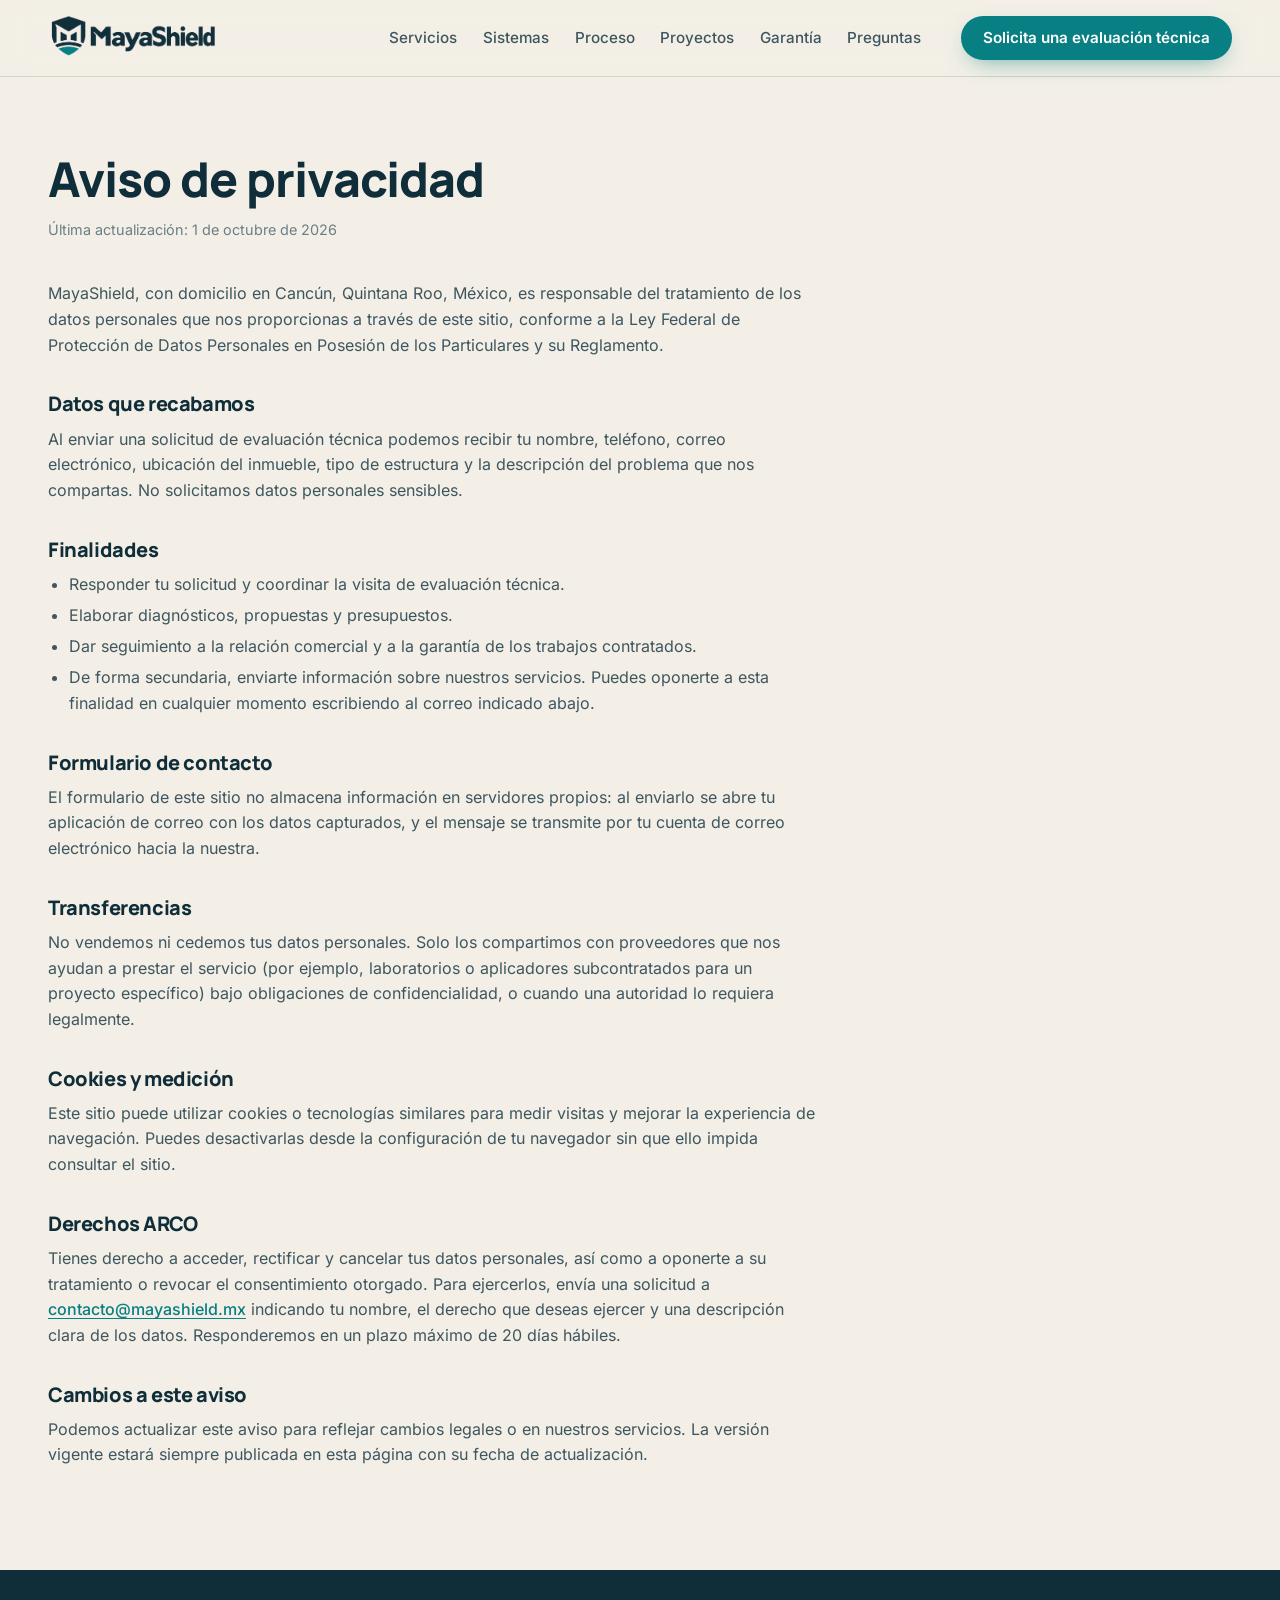
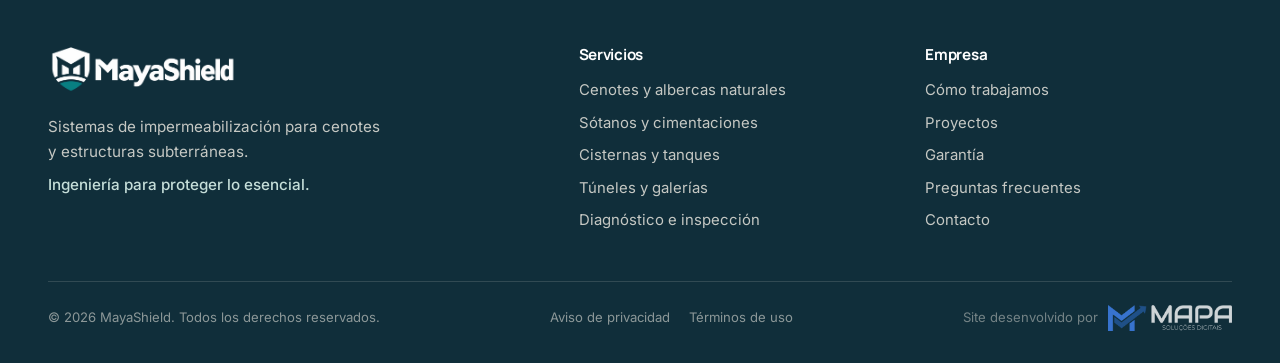
<file: privacidad.html>
<!DOCTYPE html>
<html lang="es-MX">
<head>
  <meta charset="UTF-8">
  <meta name="viewport" content="width=device-width, initial-scale=1">
  <title>Aviso de privacidad | MayaShield</title>
  <meta name="description" content="Aviso de privacidad de MayaShield: qué datos recabamos, con qué finalidad y cómo ejercer tus derechos ARCO.">
  <meta name="robots" content="noindex, follow">
  <meta name="theme-color" content="#102E3A">
  <link rel="icon" type="image/png" sizes="64x64" href="assets/img/favicon-64.png">
  <link rel="apple-touch-icon" href="assets/img/apple-touch-icon.png">
  <link rel="preload" href="assets/fonts/manrope-latin-wght-normal.woff2" as="font" type="font/woff2" crossorigin>
  <link rel="preload" href="assets/fonts/inter-latin-wght-normal.woff2" as="font" type="font/woff2" crossorigin>
  <link rel="stylesheet" href="assets/css/style.css">
</head>
<body>

<header class="nav scrolled" id="nav">
  <div class="nav-in">
    <a class="brand" href="index.html" aria-label="MayaShield, inicio">
      <img src="assets/img/logo-mayashield.png" alt="MayaShield" width="168" height="44">
    </a>
    <nav class="nav-links" aria-label="Secciones">
      <a href="index.html#servicios">Servicios</a>
      <a href="index.html#sistemas">Sistemas</a>
      <a href="index.html#proceso">Proceso</a>
      <a href="index.html#proyectos">Proyectos</a>
      <a href="index.html#garantia">Garantía</a>
      <a href="index.html#faq">Preguntas</a>
    </nav>
    <a class="btn btn-primary nav-cta" href="index.html#contacto">Solicita una evaluación técnica</a>
    <button class="nav-burger" id="burger" aria-label="Abrir menú" aria-expanded="false" aria-controls="mobileMenu">
      <span></span><span></span>
    </button>
  </div>
  <div class="mobile-menu" id="mobileMenu">
    <a href="index.html#servicios">Servicios</a>
    <a href="index.html#sistemas">Sistemas</a>
    <a href="index.html#proceso">Proceso</a>
    <a href="index.html#proyectos">Proyectos</a>
    <a href="index.html#garantia">Garantía</a>
    <a href="index.html#faq">Preguntas</a>
    <a class="btn btn-primary" href="index.html#contacto">Solicita una evaluación técnica</a>
  </div>
</header>

<main class="legal">
  <div class="wrap">
    <h1 class="h2">Aviso de privacidad</h1>
    <p class="legal-date">Última actualización: 1 de octubre de 2026</p>
    <div class="legal-body">
      <p>MayaShield, con domicilio en Cancún, Quintana Roo, México, es responsable del tratamiento de los datos personales que nos proporcionas a través de este sitio, conforme a la Ley Federal de Protección de Datos Personales en Posesión de los Particulares y su Reglamento.</p>

      <h3>Datos que recabamos</h3>
      <p>Al enviar una solicitud de evaluación técnica podemos recibir tu nombre, teléfono, correo electrónico, ubicación del inmueble, tipo de estructura y la descripción del problema que nos compartas. No solicitamos datos personales sensibles.</p>

      <h3>Finalidades</h3>
      <ul>
        <li>Responder tu solicitud y coordinar la visita de evaluación técnica.</li>
        <li>Elaborar diagnósticos, propuestas y presupuestos.</li>
        <li>Dar seguimiento a la relación comercial y a la garantía de los trabajos contratados.</li>
        <li>De forma secundaria, enviarte información sobre nuestros servicios. Puedes oponerte a esta finalidad en cualquier momento escribiendo al correo indicado abajo.</li>
      </ul>

      <h3>Formulario de contacto</h3>
      <p>El formulario de este sitio no almacena información en servidores propios: al enviarlo se abre tu aplicación de correo con los datos capturados, y el mensaje se transmite por tu cuenta de correo electrónico hacia la nuestra.</p>

      <h3>Transferencias</h3>
      <p>No vendemos ni cedemos tus datos personales. Solo los compartimos con proveedores que nos ayudan a prestar el servicio (por ejemplo, laboratorios o aplicadores subcontratados para un proyecto específico) bajo obligaciones de confidencialidad, o cuando una autoridad lo requiera legalmente.</p>

      <h3>Cookies y medición</h3>
      <p>Este sitio puede utilizar cookies o tecnologías similares para medir visitas y mejorar la experiencia de navegación. Puedes desactivarlas desde la configuración de tu navegador sin que ello impida consultar el sitio.</p>

      <h3>Derechos ARCO</h3>
      <p>Tienes derecho a acceder, rectificar y cancelar tus datos personales, así como a oponerte a su tratamiento o revocar el consentimiento otorgado. Para ejercerlos, envía una solicitud a <a href="mailto:contacto@mayashield.mx">contacto@mayashield.mx</a> indicando tu nombre, el derecho que deseas ejercer y una descripción clara de los datos. Responderemos en un plazo máximo de 20 días hábiles.</p>

      <h3>Cambios a este aviso</h3>
      <p>Podemos actualizar este aviso para reflejar cambios legales o en nuestros servicios. La versión vigente estará siempre publicada en esta página con su fecha de actualización.</p>
    </div>
  </div>
</main>

<footer class="footer">
  <div class="wrap">
    <div class="ft-grid">
      <div class="ft-brand">
        <img src="assets/img/logo-mayashield-white.png" alt="MayaShield" width="190" height="49">
        <p>Sistemas de impermeabilización para cenotes y estructuras subterráneas.</p>
        <p class="ft-sign">Ingeniería para proteger lo esencial.</p>
      </div>
      <div class="ft-col">
        <h4>Servicios</h4>
        <a href="index.html#servicios">Cenotes y albercas naturales</a>
        <a href="index.html#servicios">Sótanos y cimentaciones</a>
        <a href="index.html#servicios">Cisternas y tanques</a>
        <a href="index.html#servicios">Túneles y galerías</a>
        <a href="index.html#servicios">Diagnóstico e inspección</a>
      </div>
      <div class="ft-col">
        <h4>Empresa</h4>
        <a href="index.html#proceso">Cómo trabajamos</a>
        <a href="index.html#proyectos">Proyectos</a>
        <a href="index.html#garantia">Garantía</a>
        <a href="index.html#faq">Preguntas frecuentes</a>
        <a href="index.html#contacto">Contacto</a>
      </div>
    </div>
    <div class="ft-bottom">
      <span>© <span id="year">2026</span> MayaShield. Todos los derechos reservados.</span>
      <span class="ft-legal"><a href="privacidad.html">Aviso de privacidad</a><a href="terminos.html">Términos de uso</a></span>
      <a class="ft-credit" href="https://mapasolucoesdigitais.com.br/" target="_blank" rel="noopener">
        <span>Site desenvolvido por</span>
        <img src="assets/img/mapa-solucoes-digitais.png" alt="MAPA Soluções Digitais" width="124" height="26">
      </a>
    </div>
  </div>
</footer>

<script>
  (function () {
    var nav = document.getElementById("nav"), b = document.getElementById("burger");
    b.addEventListener("click", function () {
      var open = nav.classList.toggle("open");
      b.setAttribute("aria-expanded", String(open));
    });
    document.getElementById("year").textContent = new Date().getFullYear();
  })();
</script>
</body>
</html>
</file>
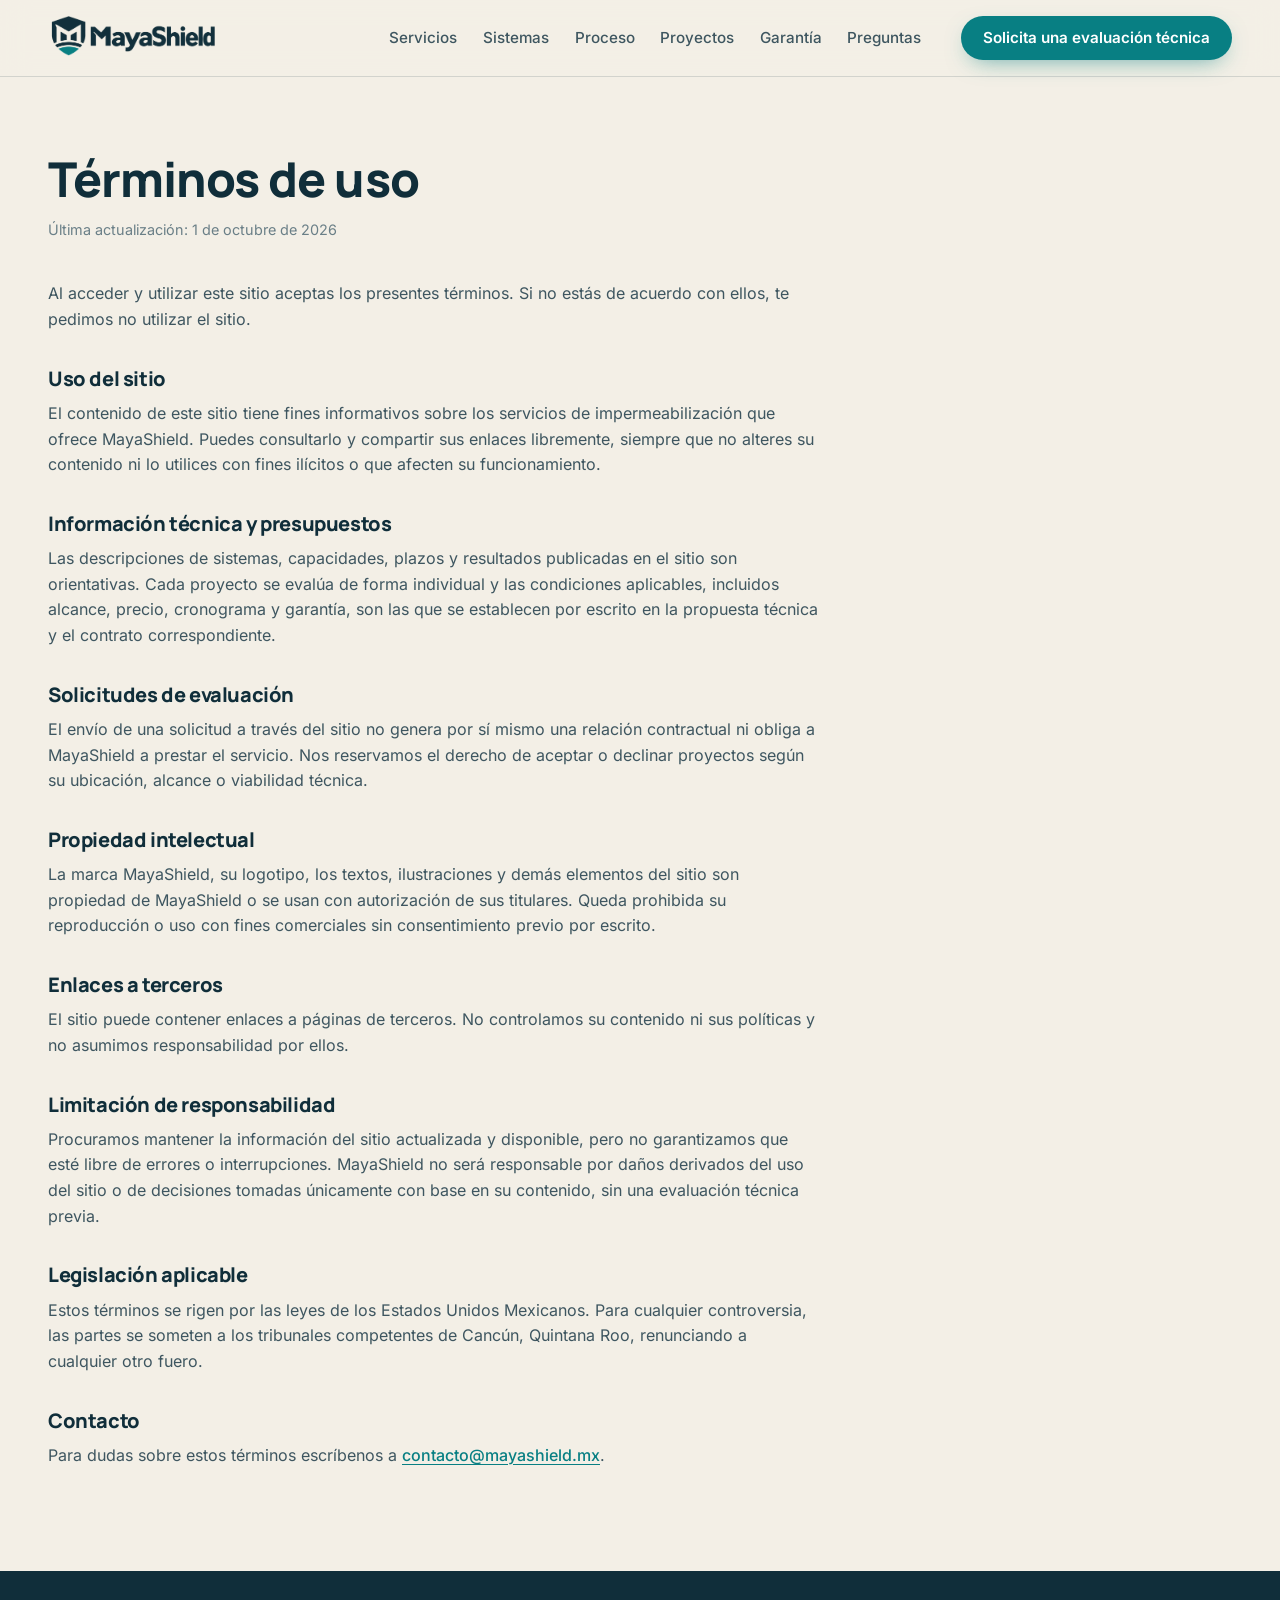
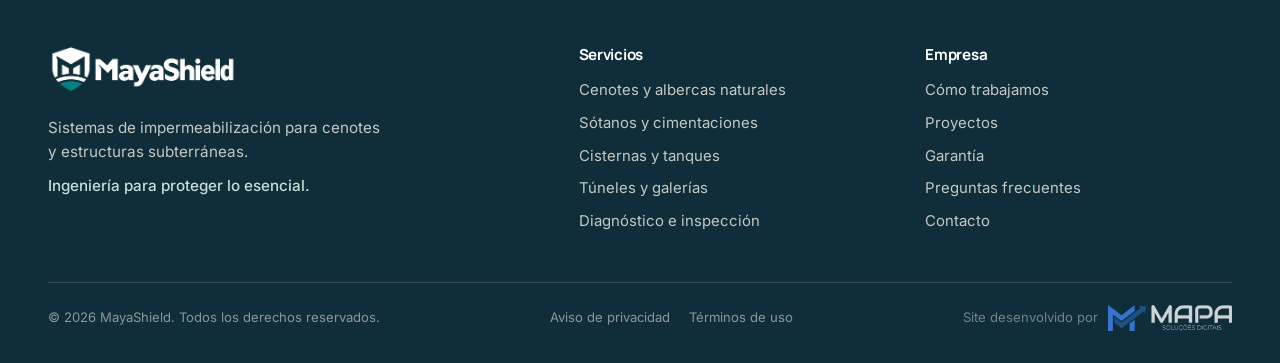
<file: terminos.html>
<!DOCTYPE html>
<html lang="es-MX">
<head>
  <meta charset="UTF-8">
  <meta name="viewport" content="width=device-width, initial-scale=1">
  <title>Términos de uso | MayaShield</title>
  <meta name="description" content="Términos y condiciones de uso del sitio de MayaShield.">
  <meta name="robots" content="noindex, follow">
  <meta name="theme-color" content="#102E3A">
  <link rel="icon" type="image/png" sizes="64x64" href="assets/img/favicon-64.png">
  <link rel="apple-touch-icon" href="assets/img/apple-touch-icon.png">
  <link rel="preload" href="assets/fonts/manrope-latin-wght-normal.woff2" as="font" type="font/woff2" crossorigin>
  <link rel="preload" href="assets/fonts/inter-latin-wght-normal.woff2" as="font" type="font/woff2" crossorigin>
  <link rel="stylesheet" href="assets/css/style.css">
</head>
<body>

<header class="nav scrolled" id="nav">
  <div class="nav-in">
    <a class="brand" href="index.html" aria-label="MayaShield, inicio">
      <img src="assets/img/logo-mayashield.png" alt="MayaShield" width="168" height="44">
    </a>
    <nav class="nav-links" aria-label="Secciones">
      <a href="index.html#servicios">Servicios</a>
      <a href="index.html#sistemas">Sistemas</a>
      <a href="index.html#proceso">Proceso</a>
      <a href="index.html#proyectos">Proyectos</a>
      <a href="index.html#garantia">Garantía</a>
      <a href="index.html#faq">Preguntas</a>
    </nav>
    <a class="btn btn-primary nav-cta" href="index.html#contacto">Solicita una evaluación técnica</a>
    <button class="nav-burger" id="burger" aria-label="Abrir menú" aria-expanded="false" aria-controls="mobileMenu">
      <span></span><span></span>
    </button>
  </div>
  <div class="mobile-menu" id="mobileMenu">
    <a href="index.html#servicios">Servicios</a>
    <a href="index.html#sistemas">Sistemas</a>
    <a href="index.html#proceso">Proceso</a>
    <a href="index.html#proyectos">Proyectos</a>
    <a href="index.html#garantia">Garantía</a>
    <a href="index.html#faq">Preguntas</a>
    <a class="btn btn-primary" href="index.html#contacto">Solicita una evaluación técnica</a>
  </div>
</header>

<main class="legal">
  <div class="wrap">
    <h1 class="h2">Términos de uso</h1>
    <p class="legal-date">Última actualización: 1 de octubre de 2026</p>
    <div class="legal-body">
      <p>Al acceder y utilizar este sitio aceptas los presentes términos. Si no estás de acuerdo con ellos, te pedimos no utilizar el sitio.</p>

      <h3>Uso del sitio</h3>
      <p>El contenido de este sitio tiene fines informativos sobre los servicios de impermeabilización que ofrece MayaShield. Puedes consultarlo y compartir sus enlaces libremente, siempre que no alteres su contenido ni lo utilices con fines ilícitos o que afecten su funcionamiento.</p>

      <h3>Información técnica y presupuestos</h3>
      <p>Las descripciones de sistemas, capacidades, plazos y resultados publicadas en el sitio son orientativas. Cada proyecto se evalúa de forma individual y las condiciones aplicables, incluidos alcance, precio, cronograma y garantía, son las que se establecen por escrito en la propuesta técnica y el contrato correspondiente.</p>

      <h3>Solicitudes de evaluación</h3>
      <p>El envío de una solicitud a través del sitio no genera por sí mismo una relación contractual ni obliga a MayaShield a prestar el servicio. Nos reservamos el derecho de aceptar o declinar proyectos según su ubicación, alcance o viabilidad técnica.</p>

      <h3>Propiedad intelectual</h3>
      <p>La marca MayaShield, su logotipo, los textos, ilustraciones y demás elementos del sitio son propiedad de MayaShield o se usan con autorización de sus titulares. Queda prohibida su reproducción o uso con fines comerciales sin consentimiento previo por escrito.</p>

      <h3>Enlaces a terceros</h3>
      <p>El sitio puede contener enlaces a páginas de terceros. No controlamos su contenido ni sus políticas y no asumimos responsabilidad por ellos.</p>

      <h3>Limitación de responsabilidad</h3>
      <p>Procuramos mantener la información del sitio actualizada y disponible, pero no garantizamos que esté libre de errores o interrupciones. MayaShield no será responsable por daños derivados del uso del sitio o de decisiones tomadas únicamente con base en su contenido, sin una evaluación técnica previa.</p>

      <h3>Legislación aplicable</h3>
      <p>Estos términos se rigen por las leyes de los Estados Unidos Mexicanos. Para cualquier controversia, las partes se someten a los tribunales competentes de Cancún, Quintana Roo, renunciando a cualquier otro fuero.</p>

      <h3>Contacto</h3>
      <p>Para dudas sobre estos términos escríbenos a <a href="mailto:contacto@mayashield.mx">contacto@mayashield.mx</a>.</p>
    </div>
  </div>
</main>

<footer class="footer">
  <div class="wrap">
    <div class="ft-grid">
      <div class="ft-brand">
        <img src="assets/img/logo-mayashield-white.png" alt="MayaShield" width="190" height="49">
        <p>Sistemas de impermeabilización para cenotes y estructuras subterráneas.</p>
        <p class="ft-sign">Ingeniería para proteger lo esencial.</p>
      </div>
      <div class="ft-col">
        <h4>Servicios</h4>
        <a href="index.html#servicios">Cenotes y albercas naturales</a>
        <a href="index.html#servicios">Sótanos y cimentaciones</a>
        <a href="index.html#servicios">Cisternas y tanques</a>
        <a href="index.html#servicios">Túneles y galerías</a>
        <a href="index.html#servicios">Diagnóstico e inspección</a>
      </div>
      <div class="ft-col">
        <h4>Empresa</h4>
        <a href="index.html#proceso">Cómo trabajamos</a>
        <a href="index.html#proyectos">Proyectos</a>
        <a href="index.html#garantia">Garantía</a>
        <a href="index.html#faq">Preguntas frecuentes</a>
        <a href="index.html#contacto">Contacto</a>
      </div>
    </div>
    <div class="ft-bottom">
      <span>© <span id="year">2026</span> MayaShield. Todos los derechos reservados.</span>
      <span class="ft-legal"><a href="privacidad.html">Aviso de privacidad</a><a href="terminos.html">Términos de uso</a></span>
      <a class="ft-credit" href="https://mapasolucoesdigitais.com.br/" target="_blank" rel="noopener">
        <span>Site desenvolvido por</span>
        <img src="assets/img/mapa-solucoes-digitais.png" alt="MAPA Soluções Digitais" width="124" height="26">
      </a>
    </div>
  </div>
</footer>

<script>
  (function () {
    var nav = document.getElementById("nav"), b = document.getElementById("burger");
    b.addEventListener("click", function () {
      var open = nav.classList.toggle("open");
      b.setAttribute("aria-expanded", String(open));
    });
    document.getElementById("year").textContent = new Date().getFullYear();
  })();
</script>
</body>
</html>
</file>
<file: assets/css/style.css>
/* ==========================================================================
   MayaShield — hoja de estilos
   Paleta: Abismo #102E3A · Cenote #087F83 · Caliza #F3EFE6 · Agua mineral #C5DED9
   Tipografía: Manrope (títulos) · Inter (texto)
   ========================================================================== */

/* ---------- Fuentes locales (variables) ---------- */
@font-face { font-family: "Manrope"; font-style: normal; font-weight: 200 800; font-display: swap; src: url(../fonts/manrope-latin-wght-normal.woff2) format("woff2-variations"); unicode-range: U+0000-00FF,U+0131,U+0152-0153,U+02BB-02BC,U+02C6,U+02DA,U+02DC,U+0304,U+0308,U+0329,U+2000-206F,U+20AC,U+2122,U+2191,U+2193,U+2212,U+2215,U+FEFF,U+FFFD; }
@font-face { font-family: "Manrope"; font-style: normal; font-weight: 200 800; font-display: swap; src: url(../fonts/manrope-latin-ext-wght-normal.woff2) format("woff2-variations"); unicode-range: U+0100-02BA,U+02BD-02C5,U+02C7-02CC,U+02CE-02D7,U+02DD-02FF,U+0304,U+0308,U+0329,U+1D00-1DBF,U+1E00-1E9F,U+1EF2-1EFF,U+2020,U+20A0-20AB,U+20AD-20C0,U+2113,U+2C60-2C7F,U+A720-A7FF; }
@font-face { font-family: "Inter"; font-style: normal; font-weight: 100 900; font-display: swap; src: url(../fonts/inter-latin-wght-normal.woff2) format("woff2-variations"); unicode-range: U+0000-00FF,U+0131,U+0152-0153,U+02BB-02BC,U+02C6,U+02DA,U+02DC,U+0304,U+0308,U+0329,U+2000-206F,U+20AC,U+2122,U+2191,U+2193,U+2212,U+2215,U+FEFF,U+FFFD; }
@font-face { font-family: "Inter"; font-style: normal; font-weight: 100 900; font-display: swap; src: url(../fonts/inter-latin-ext-wght-normal.woff2) format("woff2-variations"); unicode-range: U+0100-02BA,U+02BD-02C5,U+02C7-02CC,U+02CE-02D7,U+02DD-02FF,U+0304,U+0308,U+0329,U+1D00-1DBF,U+1E00-1E9F,U+1EF2-1EFF,U+2020,U+20A0-20AB,U+20AD-20C0,U+2113,U+2C60-2C7F,U+A720-A7FF; }

:root {
  --abismo: #102E3A;
  --abismo-2: #1A4453;
  --cenote: #087F83;
  --cenote-2: #0FA3A8;
  --caliza: #F3EFE6;
  --caliza-2: #EAE4D6;
  --agua: #C5DED9;
  --ink: #102E3A;
  --ink-2: #3E5660;
  --ink-3: #6A7F87;
  --line: rgba(16, 46, 58, .14);
  --font-head: "Manrope", "Inter", system-ui, sans-serif;
  --font-body: "Inter", system-ui, -apple-system, "Segoe UI", sans-serif;
  --wrap: 1200px;
  --gutter: clamp(20px, 4vw, 48px);
  --r-sm: 6px;
  --r-md: 14px;
  --r-lg: 24px;
  --ease: cubic-bezier(.22, .61, .36, 1);
  --nav-h: 76px;
}

*, *::before, *::after { box-sizing: border-box; }
html { scroll-behavior: smooth; -webkit-text-size-adjust: 100%; overflow-x: clip; }
body {
  margin: 0;
  font-family: var(--font-body);
  font-size: 17px;
  line-height: 1.6;
  color: var(--ink);
  background: var(--caliza);
  overflow-x: clip;
}
img { max-width: 100%; height: auto; display: block; }
a { color: inherit; text-decoration: none; }
button { font: inherit; color: inherit; background: none; border: 0; cursor: pointer; }
ul, ol { margin: 0; padding: 0; list-style: none; }
h1, h2, h3, h4 { font-family: var(--font-head); font-weight: 800; line-height: 1.1; margin: 0; letter-spacing: -.02em; }
p { margin: 0; }
:focus-visible { outline: 3px solid var(--cenote-2); outline-offset: 3px; border-radius: 4px; }
.skip { position: absolute; left: -999px; top: 8px; background: var(--abismo); color: #fff; padding: .6rem 1rem; z-index: 999; }
.skip:focus { left: 8px; }

.wrap { width: min(var(--wrap), 100% - var(--gutter) * 2); margin-inline: auto; }
.wrap-narrow { width: min(820px, 100% - var(--gutter) * 2); }

.h2 { font-size: clamp(1.9rem, 1.2rem + 2.6vw, 3rem); max-width: 18ch; }
.lead { font-size: clamp(1.05rem, 1rem + .35vw, 1.25rem); color: var(--ink-2); max-width: 58ch; margin-top: 1rem; }
.sec-head { margin-bottom: clamp(2rem, 4vw, 3.5rem); }
.sec-head-row { display: flex; align-items: flex-end; justify-content: space-between; gap: 2rem; }

/* ---------- Botones ---------- */
.btn {
  display: inline-flex; align-items: center; justify-content: center; gap: .55rem;
  font-weight: 600; font-size: .95rem; line-height: 1;
  padding: .85rem 1.3rem; border-radius: 999px;
  border: 1.5px solid transparent;
  transition: transform .25s var(--ease), background .25s var(--ease), color .25s var(--ease), box-shadow .25s var(--ease);
  white-space: nowrap;
}
.btn:active { transform: scale(.98); }
.btn-lg { padding: 1.05rem 1.6rem; font-size: 1rem; }
.btn-primary { background: var(--cenote); color: #fff; box-shadow: 0 8px 24px -10px rgba(8, 127, 131, .7); }
.btn-primary:hover { background: #07696c; box-shadow: 0 12px 28px -10px rgba(8, 127, 131, .8); transform: translateY(-1px); }
.btn-ghost { border-color: var(--line); color: var(--ink); background: transparent; }
.btn-ghost:hover { border-color: var(--ink); background: rgba(16, 46, 58, .04); }
.btn-light { background: var(--caliza); color: var(--abismo); }
.btn-light:hover { background: #fff; transform: translateY(-1px); }
.btn-wa { background: var(--abismo); color: #fff; margin-top: 1.5rem; }
.btn-wa:hover { background: var(--abismo-2); }
.btn-wa svg { width: 20px; height: 20px; }

/* ---------- Navegación ---------- */
.nav {
  position: fixed; inset: 0 0 auto 0; z-index: 50;
  height: var(--nav-h);
  transition: background .35s var(--ease), box-shadow .35s var(--ease), backdrop-filter .35s;
}
.nav.scrolled { background: rgba(243, 239, 230, .82); backdrop-filter: blur(14px); -webkit-backdrop-filter: blur(14px); box-shadow: 0 1px 0 var(--line); }
.nav-in { width: min(var(--wrap), 100% - var(--gutter) * 2); margin-inline: auto; height: 100%; display: flex; align-items: center; gap: 2rem; }
.brand img { height: 44px; width: auto; }
.nav-links { display: flex; gap: 1.6rem; margin-left: auto; }
.nav-links a { font-weight: 500; font-size: .95rem; color: var(--ink-2); position: relative; padding: .3rem 0; }
.nav-links a::after { content: ""; position: absolute; left: 0; right: 0; bottom: 0; height: 2px; background: var(--cenote); transform: scaleX(0); transform-origin: left; transition: transform .3s var(--ease); }
.nav-links a:hover::after, .nav-links a.is-current::after { transform: scaleX(1); }
.nav-links a.is-current { color: var(--ink); }
.nav-cta { margin-left: .5rem; }
.nav-burger { display: none; width: 44px; height: 44px; flex-direction: column; justify-content: center; gap: 6px; align-items: center; margin-left: auto; }
.nav-burger span { width: 24px; height: 2px; background: var(--ink); transition: transform .3s var(--ease), opacity .3s; }
.nav-burger[aria-expanded="true"] span:first-child { transform: translateY(4px) rotate(45deg); }
.nav-burger[aria-expanded="true"] span:last-child { transform: translateY(-4px) rotate(-45deg); }
.mobile-menu { display: none; }

/* ---------- Medidor de profundidad ---------- */
.gauge {
  position: fixed; right: 22px; top: 50%; transform: translateY(-50%);
  z-index: 40; display: flex; flex-direction: column; align-items: center; gap: .6rem;
  opacity: 0; transition: opacity .5s var(--ease);
  pointer-events: none;
}
.gauge.show { opacity: 1; }
.gauge-track { width: 3px; height: 160px; background: rgba(16, 46, 58, .14); border-radius: 3px; overflow: hidden; }
.gauge-fill { width: 100%; height: 0%; background: linear-gradient(to bottom, var(--cenote-2), var(--cenote)); transition: height .15s linear; }
.gauge-label { font-family: var(--font-head); font-weight: 700; font-size: .75rem; color: var(--ink-3); font-variant-numeric: tabular-nums; writing-mode: vertical-rl; }
.gauge.on-dark .gauge-track { background: rgba(243, 239, 230, .2); }
.gauge.on-dark .gauge-label { color: rgba(243, 239, 230, .7); }

/* ---------- Hero ---------- */
.hero { position: relative; padding-top: calc(var(--nav-h) + clamp(2rem, 6vw, 5rem)); overflow: hidden; }
.hero-in {
  width: min(var(--wrap), 100% - var(--gutter) * 2); margin-inline: auto;
  display: grid; grid-template-columns: 1.05fr .95fr; gap: clamp(2rem, 5vw, 5rem); align-items: center;
  min-height: calc(100svh - var(--nav-h));
  padding-bottom: clamp(3rem, 6vw, 5rem);
}
.hero-title { font-size: clamp(2.8rem, 1.8rem + 4.4vw, 4.9rem); line-height: .98; letter-spacing: -.035em; }
.hero-title .line { display: block; overflow: hidden; }
.hero-title .line span { display: block; transform: translateY(110%); animation: rise .9s var(--ease) forwards; }
.hero-title .line:nth-child(2) span { animation-delay: .12s; color: var(--cenote); }
@keyframes rise { to { transform: translateY(0); } }
.hero-lead { margin-top: 1.5rem; font-size: clamp(1.05rem, 1rem + .4vw, 1.25rem); color: var(--ink-2); max-width: 52ch; opacity: 0; animation: fade .8s var(--ease) .45s forwards; }
.hero-actions { display: flex; flex-wrap: wrap; gap: .8rem; margin-top: 2rem; opacity: 0; animation: fade .8s var(--ease) .6s forwards; }
@keyframes fade { to { opacity: 1; } }
.hero-proof { display: flex; gap: 2.2rem; margin-top: 2.8rem; padding-top: 1.6rem; border-top: 1px solid var(--line); opacity: 0; animation: fade .8s var(--ease) .8s forwards; }
.hero-proof li { display: flex; flex-direction: column; }
.hero-proof strong { font-family: var(--font-head); font-size: 1.6rem; font-weight: 800; letter-spacing: -.02em; font-variant-numeric: tabular-nums; }
.hero-proof span { font-size: .85rem; color: var(--ink-3); }

.strata { position: relative; border-radius: var(--r-lg); overflow: hidden; aspect-ratio: 8 / 9; background: var(--agua); box-shadow: 0 30px 60px -30px rgba(16, 46, 58, .45); }
.strata svg { width: 100%; height: 100%; display: block; }
.strata .membrane { animation: draw 2.2s var(--ease) .7s forwards; }
@keyframes draw { to { stroke-dashoffset: 0; } }
.strata .wave { animation: drift 9s linear infinite; }
.strata .w2 { animation-duration: 13s; animation-direction: reverse; }
@keyframes drift { to { transform: translateX(640px); } }
.strata .rays { animation: rays 6s ease-in-out infinite alternate; transform-origin: 310px 250px; }
@keyframes rays { to { transform: rotate(4deg); opacity: .6; } }
.strata-note {
  position: absolute; left: 18px; bottom: 18px;
  display: inline-flex; align-items: center; gap: .55rem;
  background: rgba(243, 239, 230, .9); backdrop-filter: blur(8px);
  padding: .55rem .9rem; border-radius: 999px; font-size: .8rem; font-weight: 500; color: var(--ink-2);
  opacity: 0; animation: fade .8s var(--ease) 2.4s forwards;
}
.strata-note .dot { width: 9px; height: 9px; border-radius: 50%; background: var(--cenote); box-shadow: 0 0 0 0 rgba(8, 127, 131, .5); animation: pulse 2.4s infinite; }
@keyframes pulse { 70% { box-shadow: 0 0 0 10px rgba(8, 127, 131, 0); } 100% { box-shadow: 0 0 0 0 rgba(8, 127, 131, 0); } }

/* ---------- Problema ---------- */
.problem { padding: clamp(4rem, 8vw, 7rem) 0; }
.problem-grid { display: grid; grid-template-columns: 1fr 1.15fr; gap: clamp(2rem, 6vw, 6rem); align-items: start; }
.problem-list { display: flex; flex-direction: column; }
.problem-list li { display: grid; grid-template-columns: 44px 1fr; gap: 1.2rem; padding: 1.5rem 0; border-top: 1px solid var(--line); }
.problem-list li:last-child { border-bottom: 1px solid var(--line); }
.problem-list svg { width: 44px; height: 44px; padding: 10px; border-radius: var(--r-sm); background: var(--agua); fill: none; stroke: var(--abismo); stroke-width: 1.8; stroke-linecap: round; stroke-linejoin: round; }
.problem-list strong { display: block; font-family: var(--font-head); font-size: 1.15rem; font-weight: 700; margin-bottom: .3rem; }
.problem-list p { color: var(--ink-2); font-size: .98rem; }

/* ---------- Servicios (bento) ---------- */
.services { padding: clamp(4rem, 8vw, 7rem) 0; background: #fff; }
.bento { display: grid; grid-template-columns: repeat(3, 1fr); grid-auto-rows: minmax(220px, auto); gap: 1.1rem; }
.card {
  position: relative; border-radius: var(--r-md); background: var(--caliza);
  padding: 1.6rem; display: flex; flex-direction: column; gap: .6rem;
  border: 1px solid transparent; transition: border-color .3s var(--ease), transform .3s var(--ease);
}
.card:hover { border-color: rgba(8, 127, 131, .35); transform: translateY(-2px); }
.card h3 { font-size: 1.2rem; font-weight: 700; margin-top: auto; }
.card p { color: var(--ink-2); font-size: .95rem; }
.card .ico { width: 40px; height: 40px; fill: none; stroke: var(--cenote); stroke-width: 1.7; stroke-linecap: round; stroke-linejoin: round; }
.card-feature { grid-column: span 2; grid-row: span 2; background: var(--abismo); color: #fff; padding: 2rem; overflow: hidden; }
.card-feature h3 { font-size: 1.7rem; }
.card-feature p { color: rgba(243, 239, 230, .78); max-width: 46ch; font-size: 1rem; }
.card-feature .card-art { position: absolute; inset: 0 0 auto 0; height: 55%; opacity: .9; }
.card-feature .card-art svg { width: 100%; height: 100%; }
.card-feature > *:not(.card-art) { position: relative; z-index: 1; }
.card-feature::after { content: ""; position: absolute; inset: 0; z-index: 0; background: linear-gradient(to top, var(--abismo) 45%, rgba(16, 46, 58, 0) 100%); }
.card-link { display: inline-flex; align-items: center; gap: .4rem; font-weight: 600; color: var(--agua); margin-top: .4rem; transition: gap .25s var(--ease); }
.card-link::after { content: ""; width: 14px; height: 2px; background: currentColor; }
.card-link:hover { gap: .7rem; }
.card-dark { background: var(--cenote); color: #fff; }
.card-dark p { color: rgba(255, 255, 255, .85); }
.card-dark .ico { stroke: #fff; }

/* ---------- Sistemas (tabs) ---------- */
.systems { padding: clamp(4rem, 8vw, 7rem) 0; }
.tab-list { position: relative; display: flex; gap: .3rem; border-bottom: 1px solid var(--line); overflow-x: auto; scrollbar-width: none; }
.tab-list::-webkit-scrollbar { display: none; }
.tab-list [role="tab"] { padding: .9rem 1.1rem; font-weight: 600; font-size: .95rem; color: var(--ink-3); white-space: nowrap; transition: color .25s; border-radius: 6px 6px 0 0; }
.tab-list [role="tab"]:hover { color: var(--ink); background: rgba(16, 46, 58, .04); }
.tab-list [role="tab"][aria-selected="true"] { color: var(--ink); }
.tab-ind { position: absolute; bottom: -1px; height: 3px; background: var(--cenote); border-radius: 3px; transition: left .4s var(--ease), width .4s var(--ease); }
.tab-panels { position: relative; margin-top: 2.5rem; }
.tab-panel { display: grid; grid-template-columns: 1.1fr .9fr; gap: clamp(2rem, 5vw, 5rem); align-items: center; }
.tab-panel[hidden] { display: none; }
.tab-panel.is-active { animation: panel .5s var(--ease); }
@keyframes panel { from { opacity: 0; transform: translateY(10px); } to { opacity: 1; transform: none; } }
.tp-copy h3 { font-size: clamp(1.5rem, 1.2rem + 1vw, 2rem); }
.tp-copy > p { margin-top: 1rem; color: var(--ink-2); max-width: 56ch; }
.spec { display: grid; grid-template-columns: repeat(3, 1fr); gap: 1.2rem; margin: 1.8rem 0 0; padding-top: 1.4rem; border-top: 1px solid var(--line); }
.spec dt { font-size: .8rem; color: var(--ink-3); margin-bottom: .25rem; }
.spec dd { margin: 0; font-weight: 600; font-size: .95rem; }
.tp-art { background: #fff; border-radius: var(--r-lg); padding: 1.5rem; }
.tp-art svg { width: 100%; height: auto; display: block; }
.is-active .crystal circle { transform-origin: center; animation: grow .8s var(--ease) backwards; }
.is-active .crystal circle:nth-child(2n) { animation-delay: .25s; }
.is-active .crystal circle:nth-child(3n) { animation-delay: .5s; }
@keyframes grow { from { transform: scale(0); } }
.is-active .skin { stroke-dasharray: 500; stroke-dashoffset: 500; animation: draw 1.4s var(--ease) .2s forwards; }
.is-active .spray { animation: spray .6s ease-in-out infinite alternate; }
@keyframes spray { to { opacity: .2; } }
.is-active .resin { animation: draw 1.6s var(--ease) .3s forwards; }
.is-active .bent { transform-origin: center; animation: swell 1.2s var(--ease) .2s both; }
@keyframes swell { from { transform: scaleY(.3); } }

/* ---------- Proceso ---------- */
.process { background: var(--abismo); color: var(--caliza); padding: clamp(4rem, 8vw, 7rem) 0; }
.process-grid { display: grid; grid-template-columns: .9fr 1.1fr; gap: clamp(2rem, 6vw, 6rem); align-items: start; }
.process-sticky { position: sticky; top: calc(var(--nav-h) + 2rem); }
.process .lead { color: rgba(243, 239, 230, .75); }
.process-meter { margin-top: 2.2rem; display: flex; align-items: center; gap: 1rem; }
.pm-bar { flex: 1; max-width: 240px; height: 4px; background: rgba(243, 239, 230, .18); border-radius: 4px; overflow: hidden; }
.pm-bar span { display: block; height: 100%; width: 16.6%; background: var(--cenote-2); transition: width .5s var(--ease); }
.pm-txt { font-size: .85rem; color: rgba(243, 239, 230, .7); font-variant-numeric: tabular-nums; }
.steps { display: flex; flex-direction: column; }
.step { display: grid; grid-template-columns: 56px 1fr; gap: 1.5rem; padding: 2rem 0; border-top: 1px solid rgba(243, 239, 230, .14); transition: opacity .5s var(--ease); opacity: .38; }
.step.is-on { opacity: 1; }
.step-n { width: 56px; height: 56px; border-radius: 50%; border: 1.5px solid rgba(243, 239, 230, .3); display: grid; place-items: center; font-family: var(--font-head); font-weight: 800; font-size: 1.1rem; transition: background .4s var(--ease), border-color .4s var(--ease), color .4s; }
.step.is-on .step-n { background: var(--cenote); border-color: var(--cenote); color: #fff; }
.step h3 { font-size: 1.35rem; }
.step p { margin-top: .5rem; color: rgba(243, 239, 230, .75); max-width: 52ch; }

/* ---------- Antes / después ---------- */
.compare-sec { padding: clamp(4rem, 8vw, 7rem) 0; }
.compare { position: relative; aspect-ratio: 16 / 8; border-radius: var(--r-lg); overflow: hidden; user-select: none; touch-action: pan-y; background: #2b2a26; box-shadow: 0 30px 60px -30px rgba(16, 46, 58, .5); }
.cmp-side { position: absolute; inset: 0; }
.cmp-wall { position: absolute; inset: 0; background:
  repeating-linear-gradient(90deg, rgba(0,0,0,.05) 0 2px, transparent 2px 140px),
  repeating-linear-gradient(0deg, rgba(0,0,0,.06) 0 2px, transparent 2px 60px),
  linear-gradient(180deg, #8f8a7c, #6f6a5e); }
.cmp-stain { position: absolute; border-radius: 50%; background: radial-gradient(closest-side, rgba(40,35,20,.55), rgba(40,35,20,0)); filter: blur(6px); }
.cmp-stain.s1 { width: 42%; height: 70%; left: 10%; top: 25%; }
.cmp-stain.s2 { width: 30%; height: 60%; left: 50%; top: 40%; }
.cmp-stain.s3 { width: 25%; height: 40%; left: 70%; top: 5%; }
.cmp-crack { position: absolute; left: 38%; top: 0; width: 3px; height: 100%; background: linear-gradient(to bottom, transparent, #2b2a26 20%, #2b2a26 80%, transparent); transform: skewX(-6deg); }
.cmp-puddle { position: absolute; left: 0; right: 0; bottom: 0; height: 12%; background: linear-gradient(to top, rgba(60,70,65,.8), rgba(60,70,65,0)); }
.cmp-after { clip-path: inset(0 0 0 50%); }
.cmp-coat { position: absolute; inset: 0; background: linear-gradient(180deg, #0f9a9f 0%, #087F83 60%, #0a6f73 100%); opacity: .96; }
.cmp-coat::after { content: ""; position: absolute; inset: 0; background: repeating-linear-gradient(135deg, rgba(255,255,255,.04) 0 6px, transparent 6px 22px); }
.cmp-tag { position: absolute; top: 18px; padding: .45rem .8rem; border-radius: 999px; font-size: .8rem; font-weight: 600; background: rgba(16, 46, 58, .85); color: #fff; backdrop-filter: blur(6px); }
.cmp-before .cmp-tag { left: 18px; }
.cmp-after .cmp-tag { right: 18px; }
.cmp-handle { position: absolute; top: 0; bottom: 0; left: 50%; width: 2px; background: #fff; transform: translateX(-50%); cursor: ew-resize; }
.cmp-handle span { position: absolute; top: 50%; left: 50%; transform: translate(-50%, -50%); width: 48px; height: 48px; border-radius: 50%; background: #fff; box-shadow: 0 8px 24px rgba(0,0,0,.35); display: grid; place-items: center; }
.cmp-handle span::before { content: ""; width: 14px; height: 14px; border-left: 2px solid var(--abismo); border-right: 2px solid var(--abismo); }

/* ---------- Proyectos (scroller) ---------- */
.projects { padding: clamp(4rem, 8vw, 7rem) 0; background: #fff; }
.scroller-nav { display: flex; gap: .5rem; }
.scroller-nav button { width: 46px; height: 46px; border-radius: 50%; border: 1.5px solid var(--line); display: grid; place-items: center; transition: background .25s, border-color .25s; }
.scroller-nav button:hover { background: var(--abismo); border-color: var(--abismo); color: #fff; }
.scroller-nav svg { width: 20px; height: 20px; fill: none; stroke: currentColor; stroke-width: 2; stroke-linecap: round; stroke-linejoin: round; }
.scroller {
  display: flex; gap: 1.2rem; overflow-x: auto; scroll-snap-type: x mandatory; scrollbar-width: none;
  padding: 0 max(var(--gutter), (100% - var(--wrap)) / 2) 1rem;
  scroll-padding-inline: max(var(--gutter), (100% - var(--wrap)) / 2);
}
.scroller::-webkit-scrollbar { display: none; }
.proj { flex: 0 0 min(380px, 82vw); scroll-snap-align: start; border-radius: var(--r-md); overflow: hidden; background: var(--caliza); display: flex; flex-direction: column; }
.proj-img { aspect-ratio: 4 / 2.6; overflow: hidden; }
.proj-img svg { width: 100%; height: 100%; transition: transform .6s var(--ease); }
.proj:hover .proj-img svg { transform: scale(1.04); }
.img-1 { background: linear-gradient(180deg, #DCD5C5, #C5DED9); }
.img-2 { background: linear-gradient(180deg, #E8E2D4, #C5DED9); }
.img-3 { background: linear-gradient(180deg, #DCD5C5, #E8E2D4); }
.img-4 { background: linear-gradient(180deg, #C5DED9, #DCD5C5); }
.img-5 { background: linear-gradient(180deg, #F3EFE6, #C5DED9); }
.proj-body { padding: 1.3rem 1.4rem 1.5rem; display: flex; flex-direction: column; gap: .4rem; }
.proj-body h3 { font-size: 1.15rem; font-weight: 700; }
.proj-body p { font-size: .85rem; color: var(--ink-3); }
.proj-res { margin-top: .6rem; padding-top: .8rem; border-top: 1px solid var(--line); font-size: .92rem; color: var(--ink-2); }

/* ---------- Garantía ---------- */
.guarantee { background: var(--cenote); color: #fff; padding: clamp(4rem, 8vw, 7rem) 0; position: relative; overflow: hidden; }
.guarantee::before { content: ""; position: absolute; inset: -40% -10% auto auto; width: 70%; aspect-ratio: 1; border-radius: 50%; border: 60px solid rgba(255, 255, 255, .06); pointer-events: none; }
.guarantee::after { content: ""; position: absolute; inset: auto auto -50% -15%; width: 55%; aspect-ratio: 1; border-radius: 50%; border: 50px solid rgba(16, 46, 58, .12); pointer-events: none; }
.g-grid { position: relative; display: grid; grid-template-columns: 1.1fr .9fr; gap: clamp(2rem, 6vw, 6rem); align-items: center; }
.guarantee .lead { color: rgba(255, 255, 255, .82); margin-bottom: 2rem; }
.g-list { display: grid; gap: .8rem; }
.g-list li { background: rgba(16, 46, 58, .28); border-radius: var(--r-md); padding: 1.2rem 1.4rem; display: flex; flex-direction: column; gap: .2rem; }
.g-list strong { font-family: var(--font-head); font-size: 1.25rem; font-weight: 800; }
.g-list span { font-size: .92rem; color: rgba(255, 255, 255, .8); }

/* ---------- Testimonios (marquee) ---------- */
.quotes { padding: clamp(3rem, 6vw, 5rem) 0; overflow: hidden; }
.marquee { mask-image: linear-gradient(90deg, transparent, #000 8%, #000 92%, transparent); -webkit-mask-image: linear-gradient(90deg, transparent, #000 8%, #000 92%, transparent); }
.marquee-track { display: flex; gap: 1.2rem; width: max-content; animation: marquee 48s linear infinite; }
.marquee:hover .marquee-track { animation-play-state: paused; }
@keyframes marquee { to { transform: translateX(-50%); } }
.marquee-track blockquote { margin: 0; width: 400px; flex: 0 0 auto; background: #fff; border-radius: var(--r-md); padding: 1.6rem; display: flex; flex-direction: column; gap: 1rem; }
.marquee-track p { font-size: 1rem; line-height: 1.55; }
.marquee-track footer { font-size: .82rem; color: var(--ink-3); }

/* ---------- FAQ ---------- */
.faq { padding: clamp(3rem, 6vw, 6rem) 0 clamp(4rem, 8vw, 7rem); }
.acc details { border-top: 1px solid var(--line); }
.acc details:last-child { border-bottom: 1px solid var(--line); }
.acc summary { list-style: none; cursor: pointer; display: flex; align-items: center; justify-content: space-between; gap: 1.5rem; padding: 1.3rem 0; font-family: var(--font-head); font-weight: 700; font-size: 1.1rem; }
.acc summary::-webkit-details-marker { display: none; }
.acc-ico { position: relative; width: 28px; height: 28px; flex: 0 0 28px; border-radius: 50%; border: 1.5px solid var(--line); transition: background .3s, border-color .3s, transform .4s var(--ease); }
.acc-ico::before, .acc-ico::after { content: ""; position: absolute; left: 50%; top: 50%; width: 12px; height: 1.5px; background: var(--ink); transform: translate(-50%, -50%); transition: background .3s; }
.acc-ico::after { transform: translate(-50%, -50%) rotate(90deg); }
details[open] .acc-ico { background: var(--cenote); border-color: var(--cenote); transform: rotate(45deg); }
details[open] .acc-ico::before, details[open] .acc-ico::after { background: #fff; }
.acc-body { overflow: hidden; }
.acc-body p { padding-bottom: 1.4rem; color: var(--ink-2); max-width: 66ch; }

/* ---------- Contacto ---------- */
.contact { background: #fff; padding: clamp(4rem, 8vw, 7rem) 0; }
.c-grid { display: grid; grid-template-columns: 1fr 1.1fr; gap: clamp(2rem, 6vw, 6rem); align-items: start; }
.c-info { margin-top: 2rem; display: flex; flex-direction: column; gap: .9rem; }
.c-info li { display: flex; align-items: center; gap: .8rem; font-weight: 500; }
.c-info svg { width: 22px; height: 22px; fill: none; stroke: var(--cenote); stroke-width: 1.8; stroke-linecap: round; stroke-linejoin: round; flex: 0 0 22px; }
.c-form { background: var(--caliza); border-radius: var(--r-lg); padding: clamp(1.4rem, 3vw, 2.2rem); display: flex; flex-direction: column; gap: 1rem; }
.f-row { display: grid; grid-template-columns: 1fr 1fr; gap: 1rem; }
.c-form label { display: flex; flex-direction: column; gap: .4rem; font-size: .88rem; font-weight: 500; color: var(--ink-2); }
.c-form input, .c-form select, .c-form textarea {
  font: inherit; font-size: 1rem; color: var(--ink);
  padding: .8rem .95rem; border-radius: var(--r-sm); border: 1.5px solid var(--line); background: #fff;
  transition: border-color .25s, box-shadow .25s;
}
.c-form input:focus, .c-form select:focus, .c-form textarea:focus { outline: none; border-color: var(--cenote); box-shadow: 0 0 0 4px rgba(8, 127, 131, .15); }
.c-form .is-invalid { border-color: #c0392b; }
.c-form textarea { resize: vertical; min-height: 110px; }
.c-form .btn { margin-top: .4rem; align-self: flex-start; }
.f-note { font-size: .82rem; color: var(--ink-3); }
.f-note.ok { color: var(--cenote); font-weight: 500; }

/* ---------- Footer ---------- */
.footer { background: var(--abismo); color: rgba(243, 239, 230, .8); padding: clamp(3rem, 6vw, 5rem) 0 2rem; }
.ft-grid { display: grid; grid-template-columns: 1.6fr 1fr 1fr; gap: 2.5rem; }
.ft-brand img { height: 49px; width: auto; margin-bottom: 1.2rem; }
.ft-brand p { font-size: .95rem; max-width: 34ch; }
.ft-sign { margin-top: .6rem; color: var(--agua); font-weight: 500; }
.ft-col { display: flex; flex-direction: column; gap: .55rem; font-size: .93rem; }
.ft-col h4 { color: #fff; font-size: .95rem; font-weight: 700; margin-bottom: .4rem; }
.ft-col a:hover { color: #fff; }
.ft-bottom { margin-top: 3rem; padding-top: 1.4rem; border-top: 1px solid rgba(243, 239, 230, .14); display: flex; align-items: center; justify-content: space-between; gap: 1rem 2rem; flex-wrap: wrap; font-size: .82rem; color: rgba(243, 239, 230, .55); }
.ft-legal { display: flex; gap: 1.2rem; }
.ft-legal a:hover { color: #fff; }
.ft-credit { display: inline-flex; align-items: center; gap: .6rem; opacity: .8; transition: opacity .25s; }
.ft-credit:hover { opacity: 1; }
.ft-credit img { height: 26px; width: auto; }

/* ---------- Páginas legales ---------- */
.legal { padding: calc(var(--nav-h) + clamp(2.5rem, 6vw, 5rem)) 0 clamp(4rem, 8vw, 7rem); }
.legal .h2 { max-width: 24ch; }
.legal-date { margin-top: .8rem; color: var(--ink-3); font-size: .9rem; }
.legal-body { margin-top: 2.5rem; max-width: 70ch; }
.legal-body h3 { font-size: 1.25rem; margin: 2.2rem 0 .7rem; }
.legal-body p, .legal-body li { color: var(--ink-2); font-size: 1rem; }
.legal-body p + p { margin-top: .9rem; }
.legal-body ul { list-style: disc; padding-left: 1.3rem; margin: .6rem 0; display: flex; flex-direction: column; gap: .35rem; }
.legal-body a { color: var(--cenote); font-weight: 500; text-decoration: underline; text-underline-offset: 3px; }
.legal .nav-links a::after { display: none; }

/* ---------- Aparición por scroll ---------- */
.reveal { opacity: 0; transform: translateY(18px); transition: opacity .7s var(--ease), transform .7s var(--ease); }
.reveal.in { opacity: 1; transform: none; }

/* ---------- Responsive ---------- */
@media (max-width: 1080px) {
  .nav-links { display: none; }
  .nav-cta { display: none; }
  .nav-burger { display: flex; }
  .mobile-menu {
    position: fixed; inset: var(--nav-h) 0 auto 0; background: var(--caliza); border-bottom: 1px solid var(--line);
    padding: 1rem var(--gutter) 1.5rem; flex-direction: column; gap: .2rem;
    transform: translateY(-8px); opacity: 0; pointer-events: none; transition: opacity .3s var(--ease), transform .3s var(--ease);
  }
  .mobile-menu a { padding: .8rem 0; font-weight: 600; font-size: 1.05rem; border-bottom: 1px solid var(--line); }
  .mobile-menu .btn { margin-top: 1rem; border: 0; justify-content: center; }
  .nav.open { background: var(--caliza); }
  .nav.open .mobile-menu { display: flex; opacity: 1; transform: none; pointer-events: auto; }
  .nav.open + .gauge, .gauge { display: none; }
  .hero-in { grid-template-columns: 1fr; min-height: 0; }
  .strata { aspect-ratio: 1 / 1; max-width: 520px; }
  .problem-grid, .process-grid, .g-grid, .c-grid { grid-template-columns: 1fr; }
  .process-sticky { position: static; }
  .bento { grid-template-columns: repeat(2, 1fr); }
  .card-feature { grid-column: span 2; grid-row: span 1; min-height: 360px; }
  .ft-grid { grid-template-columns: 1fr 1fr; }
  .ft-brand { grid-column: span 2; }
}
@media (max-width: 640px) {
  body { font-size: 16px; }
  .brand img { height: 36px; }
  .hero-proof { flex-wrap: wrap; gap: 1.2rem 2rem; }
  .bento { grid-template-columns: 1fr; }
  .card-feature { grid-column: span 1; }
  .tab-panel { grid-template-columns: 1fr; }
  .spec { grid-template-columns: 1fr; gap: .8rem; }
  .step { grid-template-columns: 44px 1fr; gap: 1rem; }
  .step-n { width: 44px; height: 44px; font-size: .95rem; }
  .compare { aspect-ratio: 4 / 3; }
  .cmp-after .cmp-tag { top: auto; bottom: 18px; }
  .sec-head-row { flex-direction: column; align-items: flex-start; }
  .f-row { grid-template-columns: 1fr; }
  .ft-grid { grid-template-columns: 1fr; gap: 2rem; }
  .ft-brand { grid-column: auto; }
  .marquee-track blockquote { width: 300px; }
  .btn-lg { width: 100%; }
  .hero-actions { flex-direction: column; }
}

@media (prefers-reduced-motion: reduce) {
  *, *::before, *::after { animation-duration: .001s !important; animation-iteration-count: 1 !important; transition-duration: .001s !important; }
  html { scroll-behavior: auto; }
  .hero-title .line span, .hero-lead, .hero-actions, .hero-proof, .strata-note { opacity: 1; transform: none; }
  .strata .membrane, .is-active .skin, .is-active .resin { stroke-dashoffset: 0; }
  .reveal { opacity: 1; transform: none; }
  .marquee-track { animation: none; }
}

/* ---------- Fotografías ---------- */
.strata > img { position: absolute; inset: 0; width: 100%; height: 100%; object-fit: cover; }
.card-img { width: calc(100% + 3.2rem); margin: -1.6rem -1.6rem .4rem; aspect-ratio: 16 / 9; object-fit: cover; border-radius: var(--r-md) var(--r-md) 0 0; }
.card .ico { margin-top: .2rem; }
.card-feature .card-art { height: 62%; opacity: 1; }
.card-feature .card-art img { width: 100%; height: 100%; object-fit: cover; }
.card-feature::after { background: linear-gradient(to top, var(--abismo) 38%, rgba(16, 46, 58, .35) 62%, rgba(16, 46, 58, 0) 100%); }
.tp-art-photo { padding: 0; overflow: hidden; }
.tp-art-photo img { width: 100%; aspect-ratio: 4 / 3; object-fit: cover; display: block; }
.cmp-side > img { position: absolute; inset: 0; width: 100%; height: 100%; object-fit: cover; }
.proj-img img { width: 100%; height: 100%; object-fit: cover; transition: transform .6s var(--ease); }
.proj:hover .proj-img img { transform: scale(1.04); }
</file>
